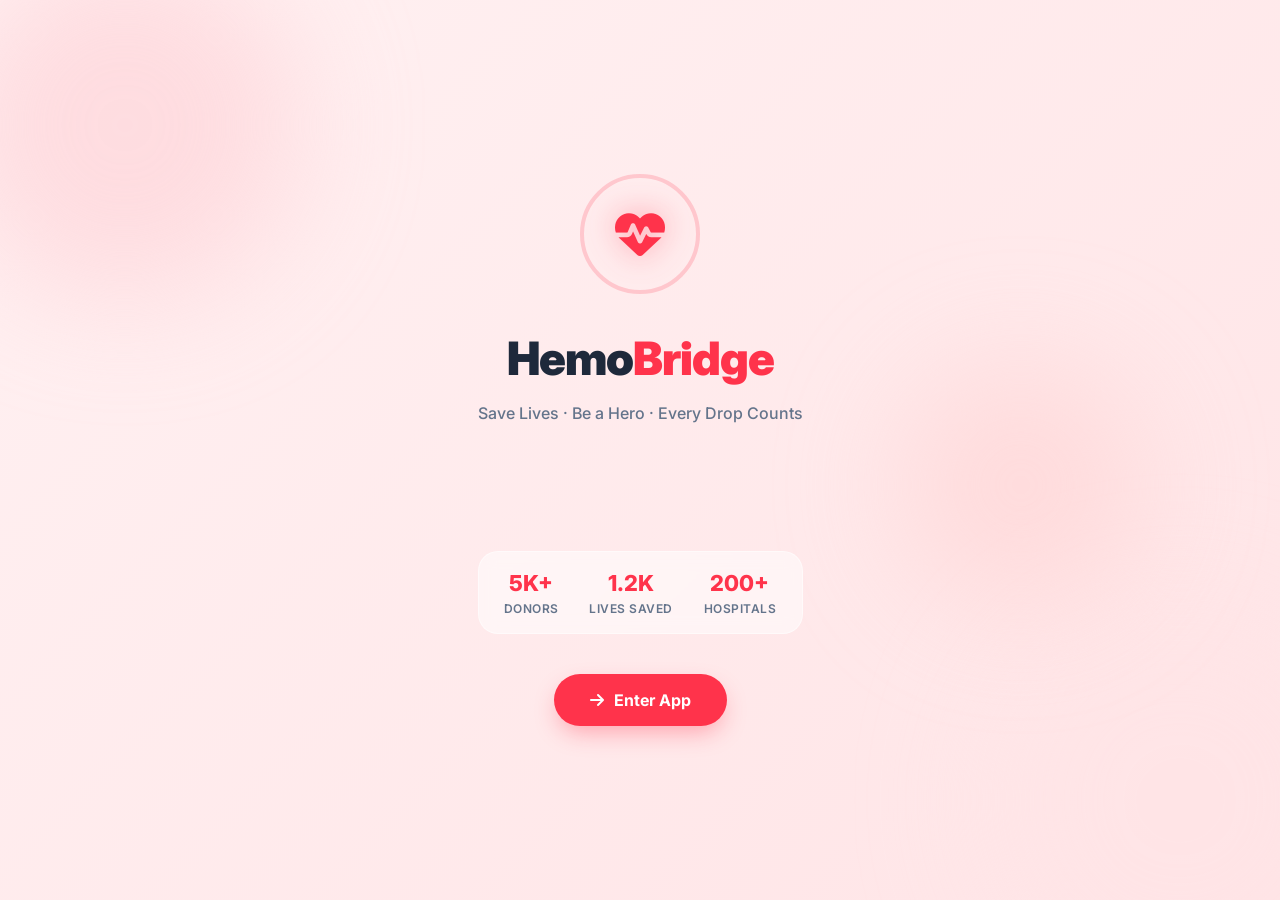
<file: index.html>
<!DOCTYPE html>
<html lang="en">
<head>
  <meta charset="UTF-8" />
  <meta name="viewport" content="width=device-width, initial-scale=1.0" />
  <title>Hemo Bridge – Save Lives, Be a Hero</title>
  <meta name="description" content="Hemo Bridge connects blood donors with patients instantly during emergencies. Find donors, request blood, and save lives." />
  <link rel="preconnect" href="https://fonts.googleapis.com" />
  <link href="https://fonts.googleapis.com/css2?family=Inter:wght@300;400;500;600;700;800;900&display=swap" rel="stylesheet" />
  <link rel="stylesheet" href="https://cdnjs.cloudflare.com/ajax/libs/font-awesome/6.5.1/css/all.min.css" />
  <link rel="stylesheet" href="style.css" />
</head>
<body>

  <!-- PARTICLES -->
  <canvas id="particleCanvas"></canvas>

  <!-- ===== SPLASH SCREEN ===== -->
  <section class="splash-screen" id="splash">
    <div class="splash-orb orb1"></div>
    <div class="splash-orb orb2"></div>
    <div class="splash-orb orb3"></div>
    <div class="splash-content">
      <div class="splash-logo">
        <div class="logo-ring"></div>
        <i class="fa-solid fa-heart-pulse logo-icon"></i>
      </div>
      <h1 class="splash-title">Hemo<span>Bridge</span></h1>
      <p class="splash-tagline">Save Lives · Be a Hero · Every Drop Counts</p>
      <div class="heartbeat-wrap">
        <svg viewBox="0 0 400 80" preserveAspectRatio="none">
          <polyline id="ecgLine" points="0,40 50,40 80,10 110,70 140,20 170,40 400,40" />
        </svg>
      </div>
      <div class="splash-stats">
        <div class="sp-stat"><span>5K+</span><p>Donors</p></div>
        <div class="sp-stat"><span>1.2K</span><p>Lives Saved</p></div>
        <div class="sp-stat"><span>200+</span><p>Hospitals</p></div>
      </div>
      <button class="splash-btn" id="enterBtn" onclick="openDashboard()">
        <i class="fa-solid fa-arrow-right"></i> Enter App
      </button>
    </div>
  </section>

    <!-- ===== LOGIN PAGE ===== -->
  <section class="login-page" id="loginPage">
    <div class="login-card">

      <div class="login-logo">
        <i class="fa-solid fa-heart-pulse"></i>
      </div>

      <h1 id="loginWelcomeTitle">Welcome to HemoBridge</h1>

      <p id="loginWelcomeDesc">Save Lives · Be a Hero</p>

      <!-- Tabs for Login / Register -->
      <div class="login-tabs">
        <button class="login-tab-btn active" onclick="switchLoginTab('login')">Login</button>
        <button class="login-tab-btn" onclick="switchLoginTab('register')">Register</button>
      </div>

      <!-- Login Form Panel -->
      <div id="loginTabContent" class="tab-content active-tab-content">
        <input type="tel"
          id="loginPhone"
          placeholder="Enter Phone Number">

        <input type="password"
          id="loginPassword"
          placeholder="Enter Password">

        <button onclick="loginUser()">
          Login
        </button>
      </div>

      <!-- Register Form Panel -->
      <div id="registerTabContent" class="tab-content">
        <div class="register-scroll-container">
          <input type="text"
            id="regFullName"
            placeholder="Full Name (as in Aadhaar ID)">

          <input type="tel"
            id="regPhone"
            placeholder="Phone Number">
          
          <div class="reg-row">
            <input type="number"
              id="regAge"
              placeholder="Age"
              min="18"
              max="65">
            <select id="regGender">
              <option value="">Gender</option>
              <option value="Male">Male</option>
              <option value="Female">Female</option>
              <option value="Other">Other</option>
            </select>
          </div>

          <div class="reg-row">
            <select id="regBloodGroup">
              <option value="">Blood Group</option>
              <option>A+</option><option>A-</option>
              <option>B+</option><option>B-</option>
              <option>AB+</option><option>AB-</option>
              <option>O+</option><option>O-</option>
            </select>
            <input type="number"
              id="regWeight"
              placeholder="Weight (kg)">
          </div>

          <div class="reg-select-group">
            <label for="regLastDonation">Donated in last 3 months?</label>
            <select id="regLastDonation">
              <option value="no">No</option>
              <option value="yes">Yes</option>
            </select>
          </div>

          <input type="password"
            id="regPassword"
            placeholder="Create Password">
        </div>

        <button onclick="registerUser()">
          Register
        </button>
      </div>

    </div>
  </section>

  <!-- ===== MAIN APP ===== -->
  <div class="main-container" id="mainApp">

    <!-- TOP BAR -->
    <header class="top-bar">
      <div class="top-logo"><i class="fa-solid fa-heart-pulse"></i> HemoBridge</div>
      <div class="top-actions">
        <div class="notif-bell" id="notifBell" onclick="toggleNotifPanel()">
          <i class="fa-solid fa-bell"></i>
          <span class="notif-dot" id="notifDot"></span>
        </div>
        <div class="top-avatar" id="topAvatar" onclick="toggleAvatarDropdown()">AK</div>
      </div>
    </header>

    <!-- NOTIFICATION PANEL -->
    <div class="notif-panel" id="notifPanel">
      <div class="notif-header"><h3>Notifications</h3><button onclick="clearNotifs()">Clear All</button></div>
      <div class="notif-list" id="notifList">
        <div class="notif-item urgent"><i class="fa-solid fa-droplet"></i><div><strong>URGENT:</strong> O- needed at Apollo Hospital<span>2 min ago</span></div></div>
        <div class="notif-item"><i class="fa-solid fa-check-circle"></i><div>Your donation request was accepted<span>1 hr ago</span></div></div>
        <div class="notif-item"><i class="fa-solid fa-user-plus"></i><div>New donor registered near you<span>3 hr ago</span></div></div>
      </div>
    </div>

    <!-- USER ACTIONS DROPDOWN -->
    <div class="avatar-dropdown" id="avatarDropdown">
      <div class="dropdown-header">
        <div class="dropdown-avatar" id="dropdownAvatar">AK</div>
        <div class="dropdown-user-info">
          <h4 id="dropdownName">Akshay Kumar</h4>
          <span class="dropdown-role" id="dropdownRole">Regular Blood Donor ❤️</span>
        </div>
      </div>
      <div class="dropdown-divider"></div>
      <div class="dropdown-body">
        <div class="dropdown-item">
          <i class="fa-solid fa-language"></i>
          <span id="lblLanguage">Select Language</span>
          <select id="langSelect" onchange="changeLanguage(this.value)">
            <option value="en">English</option>
            <option value="hi">हिन्दी (Hindi)</option>
            <option value="te">తెలుగు (Telugu)</option>
          </select>
        </div>
      </div>
      <div class="dropdown-divider"></div>
      <div class="dropdown-footer">
        <button class="btn-logout" onclick="logoutUser()">
          <i class="fa-solid fa-right-from-bracket"></i> <span id="lblLogout">Logout</span>
        </button>
      </div>
    </div>

    <!-- ===== HOME PAGE ===== -->
    <section class="page active-page" id="homePage">

      <!-- HERO -->
      <section class="hero">
        <div class="hero-particles"></div>
        <div class="hero-left">
          <div class="hero-badge"><i class="fa-solid fa-circle-dot pulse-dot"></i> Live Matching Active</div>
          <h1>Every Drop<br><span class="gradient-text">Saves a Life</span></h1>
          <p>Connecting blood donors and patients instantly during emergencies. Join India's fastest blood network.</p>
          <div class="hero-buttons">
            <button class="btn-primary" onclick="showPage('donorPage', document.querySelectorAll('.nav-item')[1])">
              <i class="fa-solid fa-droplet"></i> Register as Donor
            </button>
            <button class="btn-outline" onclick="showPage('requestPage', document.querySelectorAll('.nav-item')[2])">
              <i class="fa-solid fa-hospital"></i> Request Blood
            </button>
          </div>
        </div>
        <div class="hero-right">
          <div class="hero-card glass">
            <div class="blood-type-ring">
              <svg viewBox="0 0 120 120">
                <circle cx="60" cy="60" r="50" class="ring-bg"/>
                <circle cx="60" cy="60" r="50" class="ring-fill" id="ringFill"/>
              </svg>
              <div class="ring-center"><span id="ringType">O+</span><small>Universal</small></div>
            </div>
            <p class="card-label">Most Needed Right Now</p>
            <div class="blood-types-mini">
              <span class="bt active" data-type="O+" onclick="setBloodType(this,'O+','Universal Donor')">O+</span>
              <span class="bt" data-type="A+" onclick="setBloodType(this,'A+','Common Type')">A+</span>
              <span class="bt" data-type="B+" onclick="setBloodType(this,'B+','Common Type')">B+</span>
              <span class="bt danger" data-type="O-" onclick="setBloodType(this,'O-','Rarest Type')">O-</span>
              <span class="bt" data-type="AB+" onclick="setBloodType(this,'AB+','Universal Recipient')">AB+</span>
              <span class="bt" data-type="B-" onclick="setBloodType(this,'B-','Rare Type')">B-</span>
            </div>
          </div>
        </div>
      </section>

      <!-- STATS -->
      <section class="stats-grid">
        <div class="stat-card" data-delay="0">
          <div class="stat-icon"><i class="fa-solid fa-users"></i></div>
          <h2 class="counter" data-target="5000">0</h2>
          <p>Total Donors</p>
          <div class="stat-bar"><div class="stat-fill" style="width:85%"></div></div>
        </div>
        <div class="stat-card" data-delay="100">
          <div class="stat-icon"><i class="fa-solid fa-heart"></i></div>
          <h2 class="counter" data-target="1200">0</h2>
          <p>Lives Saved</p>
          <div class="stat-bar"><div class="stat-fill" style="width:65%"></div></div>
        </div>
        <div class="stat-card" data-delay="200">
          <div class="stat-icon"><i class="fa-solid fa-hospital"></i></div>
          <h2 class="counter" data-target="200">0</h2>
          <p>Partner Hospitals</p>
          <div class="stat-bar"><div class="stat-fill" style="width:40%"></div></div>
        </div>
        <div class="stat-card" data-delay="300">
          <div class="stat-icon"><i class="fa-solid fa-bolt"></i></div>
          <h2 class="counter" data-target="450">0</h2>
          <p>Emergency Requests</p>
          <div class="stat-bar"><div class="stat-fill" style="width:50%"></div></div>
        </div>
      </section>

      <!-- BLOOD AVAILABILITY CHART -->
      <section class="section-block">
        <div class="section-header">
          <h2><i class="fa-solid fa-chart-bar"></i> Blood Stock Levels</h2>
          <span class="live-badge"><i class="fa-solid fa-circle"></i> Live</span>
        </div>
        <div class="blood-chart">
          <div class="chart-bars" id="chartBars"></div>
          <div class="chart-labels" id="chartLabels"></div>
        </div>
      </section>

      <!-- COMPATIBILITY CHECKER -->
      <section class="section-block">
        <div class="section-header">
          <h2><i class="fa-solid fa-circle-check"></i> Compatibility Checker</h2>
        </div>
        <div class="compat-card glass">
          <div class="compat-selects">
            <div class="compat-field">
              <label>Your Blood Type</label>
              <select id="donorType" onchange="checkCompat()">
                <option>A+</option><option>A-</option><option>B+</option><option>B-</option>
                <option>AB+</option><option>AB-</option><option selected>O+</option><option>O-</option>
              </select>
            </div>
            <div class="compat-arrow"><i class="fa-solid fa-arrow-right-arrow-left"></i></div>
            <div class="compat-field">
              <label>Recipient Blood Type</label>
              <select id="recipientType" onchange="checkCompat()">
                <option>A+</option><option>A-</option><option>B+</option><option>B-</option>
                <option selected>AB+</option><option>AB-</option><option>O+</option><option>O-</option>
              </select>
            </div>
          </div>
          <div class="compat-result" id="compatResult">
            <i class="fa-solid fa-check-circle"></i>
            <span id="compatText">Compatible! O+ can donate to AB+</span>
          </div>
        </div>
      </section>

      <!-- EMERGENCY ALERT -->
      <section class="emergency-section">
        <div class="emergency-card">
          <div class="emer-glow"></div>
          <div class="emer-top">
            <div class="emer-icon"><i class="fa-solid fa-triangle-exclamation"></i></div>
            <div class="emer-badge">URGENT</div>
          </div>
          <h2>O- Blood Required</h2>
          <p><i class="fa-solid fa-location-dot"></i> Apollo Hospital, Hyderabad</p>
          <p class="emer-time"><i class="fa-solid fa-clock"></i> Posted 5 minutes ago · 3 units needed</p>
          <div class="emer-actions">
            <button class="btn-emer" onclick="sendAlert()"><i class="fa-solid fa-bolt"></i> Respond Now</button>
            <button class="btn-emer-outline" onclick="shareAlert()"><i class="fa-solid fa-share-nodes"></i> Share Alert</button>
          </div>
        </div>
      </section>

      <!-- LOCATION TRACKER CONTROL -->
      <section class="section-block">
        <div class="section-header">
          <h2><i class="fa-solid fa-location-crosshairs"></i> Live Location Tracker</h2>
          <span class="live-badge" id="locationLiveBadge"><i class="fa-solid fa-circle"></i> Off</span>
        </div>
        <div class="location-card glass">
          <div class="location-controls">
            <button class="btn-primary" id="trackLocBtn" onclick="toggleLocationTracking()">
              <i class="fa-solid fa-location-arrow"></i> Track My Location
            </button>
            <div class="simulate-group">
              <label for="locSimulate">Simulate Area:</label>
              <select id="locSimulate" onchange="simulateLocationChange(this.value)">
                <option value="">-- Choose Area --</option>
                <option value="madhapur">Madhapur, Hyderabad</option>
                <option value="jubileehills">Jubilee Hills, Hyderabad</option>
                <option value="gachibowli">Gachibowli, Hyderabad</option>
                <option value="secunderabad">Secunderabad, Hyderabad</option>
              </select>
            </div>
          </div>
          <div class="location-details" id="locationDetails">
            <div class="loc-detail-item">
              <span class="label">Coordinates:</span>
              <span class="value" id="locCoords">Not tracked</span>
            </div>
            <div class="loc-detail-item">
              <span class="label">Address:</span>
              <span class="value" id="locAddress">Click 'Track My Location' or select a simulated area</span>
            </div>
          </div>
        </div>
      </section>

      <!-- NEARBY DONORS MAP -->
      <section class="section-block">
        <div class="section-header">
          <h2><i class="fa-solid fa-map-location-dot"></i> Nearby Donors</h2>
          <span class="view-all" onclick="showPage('donorPage', document.querySelectorAll('.nav-item')[1])">View All →</span>
        </div>
        <div class="map-container" id="mapContainer">
          <div class="map-bg"></div>
          <div class="map-pulse" style="left:40%;top:35%"><div class="pulse-ring"></div><div class="map-pin red"><i class="fa-solid fa-droplet"></i></div><div class="map-tooltip">Dhana · O+</div></div>
          <div class="map-pulse" style="left:60%;top:55%"><div class="pulse-ring"></div><div class="map-pin"><i class="fa-solid fa-droplet"></i></div><div class="map-tooltip">Priya · A+</div></div>
          <div class="map-pulse" style="left:25%;top:60%"><div class="pulse-ring"></div><div class="map-pin"><i class="fa-solid fa-droplet"></i></div><div class="map-tooltip">Raj · B+</div></div>
          <div class="map-pulse" style="left:70%;top:30%"><div class="pulse-ring"></div><div class="map-pin danger"><i class="fa-solid fa-droplet"></i></div><div class="map-tooltip">Kiran · O-</div></div>
          <div class="map-center"><i class="fa-solid fa-location-crosshairs"></i><span>You</span></div>
        </div>
      </section>

    </section>

    <!-- ===== DONORS PAGE ===== -->
    <section class="page" id="donorPage">
      <div class="page-header">
        <h1><i class="fa-solid fa-droplet"></i> Donor Registration</h1>
        <p>Join our network of life-savers</p>
      </div>

      <!-- SEARCH BAR -->
      <div class="search-bar">
        <i class="fa-solid fa-search"></i>
        <input type="text" id="donorSearch" placeholder="Search donors by name, blood type, location..." oninput="filterDonors()" />
        <select id="bloodFilter" onchange="filterDonors()">
          <option value="">All Types</option>
          <option>A+</option><option>A-</option><option>B+</option><option>B-</option>
          <option>AB+</option><option>AB-</option><option>O+</option><option>O-</option>
        </select>
      </div>

      <!-- ELIGIBILITY CHECKER -->

      <div class="eligibility-progress">
        <div class="eligibility-progress-fill" id="eligibilityProgress"></div>
      </div>

      <p class="eligibility-step" id="eligibilityStep">
        Complete eligibility questions
      </p>


      <div class="form-card glass">
        <div class="form-title">
          <i class="fa-solid fa-shield-heart"></i>
          Donor Eligibility Checker
        </div>

        <div class="form-grid">

          <div class="input-group">
            <label>Age 18+ ?</label>
            <select id="ageEligible">
              <option value="">Select</option>
              <option value="yes">Yes</option>
              <option value="no">No</option>
            </select>
          </div>

          <div class="input-group">
            <label>Weight Above 50kg ?</label>
            <select id="weightEligible">
              <option value="">Select</option>
              <option value="yes">Yes</option>
              <option value="no">No</option>
            </select>
          </div>

          <div class="input-group">
            <label>Donated Blood In Last 3 Months ?</label>
            <select id="recentDonation">
              <option value="">Select</option>
              <option value="no">No</option>
              <option value="yes">Yes</option>
            </select>
          </div>

        </div>

        <button class="btn-primary full-btn"
                onclick="checkEligibility()">
          Check Eligibility
        </button>

        <p id="eligibilityResult"
          style="margin-top:15px;font-weight:700;">
        </p>
      </div>

      <!-- REGISTER FORM -->
      <div class="form-card glass" id="donorRegisterForm" style="display:none;">
        <div class="form-title"><i class="fa-solid fa-user-plus"></i> Register as Donor</div>
        <div class="form-grid">
          <div class="input-group">
            <label>Full Name</label>
            <input type="text" id="dName" placeholder="Enter your full name" />
          </div>
          <div class="input-group">
            <label>Blood Group</label>
            <select id="dBlood">
              <option value="">Select Blood Group</option>
              <option>A+</option><option>A-</option><option>B+</option><option>B-</option>
              <option>AB+</option><option>AB-</option><option>O+</option><option>O-</option>
            </select>
          </div>
          <div class="input-group">
            <label>Age</label>
            <input type="number" id="dAge" placeholder="Your age" min="18" max="65" />
          </div>
          <div class="input-group">
            <label>Phone Number</label>
            <input type="tel" id="dPhone" placeholder="+91 XXXXX XXXXX" />
          </div>
          <div class="input-group full-width location-input-wrap">
            <label>Location / City</label>
            <div class="input-with-btn">
              <input type="text" id="dLocation" placeholder="Your city or area" />
              <button class="btn-location-autofill" onclick="autofillLocation('dLocation')" title="Autofill current location">
                <i class="fa-solid fa-location-crosshairs"></i>
              </button>
            </div>
          </div>
        </div>
        <button class="btn-primary full-btn" onclick="registerDonor()">
          <i class="fa-solid fa-heart"></i> Register as Donor
        </button>
      </div>

      <!-- DONOR CARDS -->
      <div class="section-header mt-30">
        <h2>Available Donors <span id="donorCount" class="count-badge">4</span></h2>
        <div class="sort-btns">
          <button class="sort-btn active" onclick="sortDonors('distance', this)">Nearest</button>
          <button class="sort-btn" onclick="sortDonors('name', this)">Name</button>
        </div>
      </div>
      <div class="donor-grid" id="donorGrid"></div>
    </section>

    <!-- ===== REQUEST PAGE ===== -->
    <section class="page" id="requestPage">
      <div class="page-header">
        <h1><i class="fa-solid fa-hospital"></i> Request Blood</h1>
        <p>Emergency blood request system</p>
      </div>

      <div class="request-urgency">
        <div class="urgency-btn active" data-level="normal" onclick="setUrgency(this,'normal')"><i class="fa-solid fa-clock"></i> Normal</div>
        <div class="urgency-btn" data-level="urgent" onclick="setUrgency(this,'urgent')"><i class="fa-solid fa-bolt"></i> Urgent</div>
        <div class="urgency-btn" data-level="critical" onclick="setUrgency(this,'critical')"><i class="fa-solid fa-triangle-exclamation"></i> Critical</div>
      </div>

      <div class="form-card glass">
        <div class="form-title"><i class="fa-solid fa-file-medical"></i> Request Form</div>
        <div class="form-grid">
          <div class="input-group">
            <label>Patient Name</label>
            <input type="text" id="rName" placeholder="Patient's full name" />
          </div>
          <div class="input-group">
            <label>Blood Group Needed</label>
            <select id="rBlood">
              <option value="">Select Blood Group</option>
              <option>A+</option><option>A-</option><option>B+</option><option>B-</option>
              <option>AB+</option><option>AB-</option><option>O+</option><option>O-</option>
            </select>
          </div>
          <div class="input-group">
            <label>Units Required</label>
            <input type="number" id="rUnits" placeholder="No. of units" min="1" max="10" />
          </div>
          <div class="input-group">
            <label>Contact Number</label>
            <input type="tel" id="rPhone" placeholder="+91 XXXXX XXXXX" />
          </div>
          <div class="input-group">
            <label>Hospital Name</label>
            <input type="text" id="rHospital" placeholder="Hospital name" />
          </div>
          <div class="input-group location-input-wrap">
            <label>Location</label>
            <div class="input-with-btn">
              <input type="text" id="rLocation" placeholder="Hospital location" />
              <button class="btn-location-autofill" onclick="autofillLocation('rLocation')" title="Autofill current location">
                <i class="fa-solid fa-location-crosshairs"></i>
              </button>
            </div>
          </div>
        </div>
        <button class="btn-primary full-btn" onclick="submitRequest()">
          <i class="fa-solid fa-paper-plane"></i> Send Emergency Request
        </button>
      </div>

      <!-- OTP VERIFICATION -->
      <div class="otp-card glass" id="otpCard">
        <div class="otp-icon"><i class="fa-solid fa-shield-halved"></i></div>
        <h2>OTP Verification</h2>
        <p>Enter the 4-digit code sent to your mobile</p>
        <div class="otp-inputs">
          <input class="otp-input" maxlength="1" oninput="otpNext(this)" />
          <input class="otp-input" maxlength="1" oninput="otpNext(this)" />
          <input class="otp-input" maxlength="1" oninput="otpNext(this)" />
          <input class="otp-input" maxlength="1" oninput="otpNext(this)" />
        </div>
        <button class="btn-primary full-btn" onclick="verifyOTP()">
          <i class="fa-solid fa-lock-open"></i> Verify OTP
        </button>
        <p class="resend-txt">Didn't receive? <a href="#" onclick="resendOTP()">Resend OTP</a></p>
      </div>

      <!-- ACTIVE REQUESTS -->
      <div class="section-header mt-30">
        <h2>Active Requests <span class="count-badge urgent-count">3</span></h2>
      </div>
      <div class="requests-list" id="requestsList"></div>
    </section>

    <!-- ===== DASHBOARD PAGE ===== -->
    <section class="page" id="dashPage">
      <div class="page-header">
        <h1><i class="fa-solid fa-chart-line"></i> Analytics Dashboard</h1>
        <p>Real-time blood bank insights</p>
      </div>

      <div class="dash-grid">
        <div class="dash-card glass">
          <div class="dash-icon red"><i class="fa-solid fa-droplet"></i></div>
          <div class="dash-info"><h3>Blood Units</h3><div class="dash-val">2,847</div><div class="dash-trend up"><i class="fa-solid fa-arrow-trend-up"></i> +12%</div></div>
        </div>
        <div class="dash-card glass">
          <div class="dash-icon green"><i class="fa-solid fa-users"></i></div>
          <div class="dash-info"><h3>Active Donors</h3><div class="dash-val">1,203</div><div class="dash-trend up"><i class="fa-solid fa-arrow-trend-up"></i> +8%</div></div>
        </div>
        <div class="dash-card glass">
          <div class="dash-icon orange"><i class="fa-solid fa-bell"></i></div>
          <div class="dash-info"><h3>Pending Requests</h3><div class="dash-val">47</div><div class="dash-trend down"><i class="fa-solid fa-arrow-trend-down"></i> -3%</div></div>
        </div>
        <div class="dash-card glass">
          <div class="dash-icon purple"><i class="fa-solid fa-heart"></i></div>
          <div class="dash-info"><h3>Successful Matches</h3><div class="dash-val">389</div><div class="dash-trend up"><i class="fa-solid fa-arrow-trend-up"></i> +21%</div></div>
        </div>
      </div>

      <!-- DONUT CHART -->
      <div class="section-block">
        <div class="section-header"><h2><i class="fa-solid fa-chart-pie"></i> Blood Type Distribution</h2></div>
        <div class="donut-section">
          <div class="donut-wrap">
            <svg viewBox="0 0 200 200" id="donutSvg"></svg>
            <div class="donut-center"><span id="donutVal">O+</span><small>Most Common</small></div>
          </div>
          <div class="donut-legend" id="donutLegend"></div>
        </div>
      </div>

      <!-- ACTIVITY FEED -->
      <div class="section-block">
        <div class="section-header"><h2><i class="fa-solid fa-timeline"></i> Live Activity Feed</h2><span class="live-badge"><i class="fa-solid fa-circle"></i> Live</span></div>
        <div class="activity-feed" id="activityFeed"></div>
      </div>
    </section>

    <!-- ===== PROFILE PAGE ===== -->
    <section class="page" id="profilePage">
      <div class="profile-hero">
        <div class="profile-bg-glow"></div>
        <div class="profile-avatar-wrap">
          <div class="profile-avatar">AK</div>
          <div class="profile-badge-ring"><i class="fa-solid fa-droplet"></i></div>
        </div>
        <h2>Akshay Kumar</h2>
        <p class="profile-role">Regular Blood Donor ❤️</p>
        <div class="profile-blood-badge">O+</div>
      </div>

      <div class="profile-stats">
        <div class="p-stat"><i class="fa-solid fa-syringe"></i><h3 class="counter" data-target="10">0</h3><p>Donations</p></div>
        <div class="p-stat"><i class="fa-solid fa-heart"></i><h3 class="counter" data-target="5">0</h3><p>Lives Saved</p></div>
        <div class="p-stat"><i class="fa-solid fa-medal"></i><h3>Gold</h3><p>Rank</p></div>
        <div class="p-stat"><i class="fa-solid fa-star"></i><h3>4.9</h3><p>Rating</p></div>
      </div>

      <!-- PROFILE DETAILS CARD -->
      <div class="section-block">
        <div class="section-header">
          <h2><i class="fa-solid fa-user-check"></i> Profile Details</h2>
          <button class="btn-profile-edit" onclick="openEditProfileModal()"><i class="fa-solid fa-user-pen"></i> Edit</button>
        </div>
        <div class="profile-details-card glass">
          <div class="p-detail-item">
            <span class="label">Full Name</span>
            <span class="value" id="profFullName">-</span>
          </div>
          <div class="p-detail-item">
            <span class="label">Phone Number</span>
            <span class="value" id="profPhone">-</span>
          </div>
          <div class="p-detail-item">
            <span class="label">Age</span>
            <span class="value" id="profAge">-</span>
          </div>
          <div class="p-detail-item">
            <span class="label">Gender</span>
            <span class="value" id="profGender">-</span>
          </div>
          <div class="p-detail-item">
            <span class="label">Blood Group</span>
            <span class="value" id="profBlood">-</span>
          </div>
          <div class="p-detail-item">
            <span class="label">Weight</span>
            <span class="value" id="profWeight">-</span>
          </div>
          <div class="p-detail-item">
            <span class="label">Donated recently?</span>
            <span class="value" id="profLastDonation">-</span>
          </div>
        </div>
      </div>

      <div class="section-block">
        <div class="section-header"><h2><i class="fa-solid fa-calendar-check"></i> Donation History</h2></div>
        <div class="history-list" id="historyList"></div>
      </div>

      <div class="section-block">
        <div class="section-header"><h2><i class="fa-solid fa-trophy"></i> Achievements</h2></div>
        <div class="achievements-grid" id="achievementsGrid"></div>
      </div>

      <div class="section-block">
        <div class="section-header"><h2><i class="fa-solid fa-gear"></i> Settings</h2></div>
        <div class="settings-list">
          <div class="setting-item"><i class="fa-solid fa-bell"></i><span>Push Notifications</span><label class="toggle"><input type="checkbox" checked /><span class="slider"></span></label></div>
          <div class="setting-item"><i class="fa-solid fa-location-dot"></i><span>Location Sharing</span><label class="toggle"><input type="checkbox" checked /><span class="slider"></span></label></div>
          <div class="setting-item"><i class="fa-solid fa-envelope"></i><span>Email Updates</span><label class="toggle"><input type="checkbox" /><span class="slider"></span></label></div>
          <div class="setting-item"><i class="fa-solid fa-shield"></i><span>Privacy Mode</span><label class="toggle"><input type="checkbox" /><span class="slider"></span></label></div>
        </div>
      </div>
    </section>

    <!-- ===== BOTTOM NAV ===== -->
    <nav class="bottom-nav" id="bottomNav">
      <div class="nav-item active-nav" onclick="showPage('homePage', this)">
        <i class="fa-solid fa-house"></i><span>Home</span>
      </div>
      <div class="nav-item" onclick="showPage('donorPage', this)">
        <i class="fa-solid fa-droplet"></i><span>Donors</span>
      </div>
      <div class="nav-item nav-center" onclick="showPage('requestPage', this)">
        <div class="nav-center-btn"><i class="fa-solid fa-hospital"></i></div><span>Request</span>
      </div>
      <div class="nav-item" onclick="showPage('dashPage', this)">
        <i class="fa-solid fa-chart-line"></i><span>Analytics</span>
      </div>
      <div class="nav-item" onclick="showPage('profilePage', this)">
        <i class="fa-solid fa-user"></i><span>Profile</span>
      </div>
    </nav>

  </div>

  <!-- CHATBOT WIDGET -->
  <div class="chatbot-container" id="chatbotContainer">
    <!-- Chat Toggle Button -->
    <button class="chatbot-toggle" id="chatbotToggle" onclick="toggleChatbot()">
      <i class="fa-solid fa-comments"></i>
      <span class="chat-badge" id="chatBadge">1</span>
    </button>

    <!-- Chat Panel -->
    <div class="chat-panel glass" id="chatPanel">
      <div class="chat-header">
        <div class="chat-avatar-status">
          <div class="chat-avatar"><i class="fa-solid fa-heart-pulse"></i></div>
          <div class="chat-status-info">
            <h4>HemoBot</h4>
            <span class="status-indicator"><span class="dot"></span> Online</span>
          </div>
        </div>
        <button class="chat-close-btn" onclick="toggleChatbot()"><i class="fa-solid fa-xmark"></i></button>
      </div>

      <div class="chat-messages" id="chatMessages">
        <div class="chat-msg bot">
          <div class="msg-bubble">
            Hello! I am HemoBot, your virtual blood donation assistant. How can I help you save lives today?
          </div>
          <span class="msg-time">Just now</span>
        </div>
      </div>

      <div class="chat-chips-container">
        <span class="chat-chip" onclick="sendQuickQuery('Who needs blood urgently right now?')">Urgent Needs</span>
        <span class="chat-chip" onclick="sendQuickQuery('Can O- donate to AB+?')">Check Compatibility</span>
        <span class="chat-chip" onclick="sendQuickQuery('Who is the nearest donor to me?')">Find Nearest Donor</span>
      </div>

      <div class="chat-input-area">
        <textarea id="chatInput" placeholder="Type a message..." rows="1" onkeydown="handleChatKey(event)"></textarea>
        <button id="chatSendBtn" onclick="sendMessage()"><i class="fa-solid fa-paper-plane"></i></button>
      </div>
    </div>
  </div>

  <!-- TOAST -->
  <div class="toast" id="toast"></div>

  <!-- MODAL -->
  <div class="modal-overlay" id="modalOverlay" onclick="closeModal()">
    <div class="modal-box" id="modalBox" onclick="event.stopPropagation()">
      <button class="modal-close" onclick="closeModal()"><i class="fa-solid fa-xmark"></i></button>
      <div id="modalContent"></div>
    </div>
  </div>

  <script src="script.js"></script>
</body>
</html>
</file>
<file: style.css>
:root {
    --primary: #ff334b;
    --primary-hover: #e02238;
    --primary-glow: rgba(255, 51, 75, 0.4);
    --secondary: #4f46e5;
    --bg-main: #f8fafc;
    --bg-card: rgba(255, 255, 255, 0.7);
    --text-main: #0f172a;
    --text-muted: #64748b;
    --border: rgba(15, 23, 42, 0.08);
    --glass-bg: rgba(255, 255, 255, 0.65);
    --glass-border: rgba(255, 255, 255, 0.4);
    --glass-shadow: 0 10px 30px -5px rgba(15, 23, 42, 0.05), 0 0 1px 0 rgba(0, 0, 0, 0.1);
    --success: #10b981;
    --warning: #f59e0b;
    --danger: #ef4444;
}

* {
    margin: 0;
    padding: 0;
    box-sizing: border-box;
    font-family: 'Inter', system-ui, -apple-system, sans-serif;
}

body {
    background: var(--bg-main);
    color: var(--text-main);
    min-height: 100vh;
    overflow-x: hidden;
    line-height: 1.5;
}

/* Scrollbar Customization */
::-webkit-scrollbar {
    width: 6px;
    height: 6px;
}
::-webkit-scrollbar-track {
    background: transparent;
}
::-webkit-scrollbar-thumb {
    background: rgba(15, 23, 42, 0.15);
    border-radius: 4px;
}
::-webkit-scrollbar-thumb:hover {
    background: rgba(15, 23, 42, 0.3);
}

/* Glassmorphism Utility */
.glass {
    background: var(--glass-bg);
    backdrop-filter: blur(16px);
    -webkit-backdrop-filter: blur(16px);
    border: 1px solid var(--glass-border);
    box-shadow: var(--glass-shadow);
}

/* Particles Canvas */
#particleCanvas {
    position: fixed;
    top: 0;
    left: 0;
    width: 100vw;
    height: 100vh;
    pointer-events: none;
    z-index: 0;
}

/* ===== SPLASH SCREEN ===== */
.splash-screen {
    height: 100vh;
    background: linear-gradient(135deg, #fff1f2, #ffe4e6);
    display: flex;
    justify-content: center;
    align-items: center;
    position: fixed;
    top: 0;
    left: 0;
    width: 100vw;
    z-index: 9999;
    overflow: hidden;
    transition: opacity 0.8s cubic-bezier(0.4, 0, 0.2, 1), visibility 0.8s;
}

.splash-orb {
    position: absolute;
    border-radius: 50%;
    filter: blur(60px);
    opacity: 0.55;
    z-index: 1;
}

.orb1 {
    width: 350px;
    height: 350px;
    background: #fecdd3;
    top: -50px;
    left: -50px;
    animation: float-orb-1 12s infinite alternate ease-in-out;
}

.orb2 {
    width: 400px;
    height: 400px;
    background: #ffe4e6;
    bottom: -100px;
    right: -100px;
    animation: float-orb-2 15s infinite alternate ease-in-out;
}

.orb3 {
    width: 250px;
    height: 250px;
    background: #ffd1d1;
    top: 40%;
    left: 70%;
    animation: float-orb-3 10s infinite alternate ease-in-out;
}

.splash-content {
    text-align: center;
    z-index: 2;
    max-width: 500px;
    padding: 20px;
}

.splash-logo {
    position: relative;
    width: 120px;
    height: 120px;
    margin: 0 auto 30px auto;
    display: flex;
    justify-content: center;
    align-items: center;
}

.logo-ring {
    position: absolute;
    width: 100%;
    height: 100%;
    border: 4px solid var(--primary);
    border-radius: 50%;
    opacity: 0.2;
    animation: logo-ring-grow 2.5s infinite ease-out;
}

.logo-icon {
    font-size: 50px;
    color: var(--primary);
    filter: drop-shadow(0 0 15px var(--primary-glow));
    animation: heartbeat-pulse 1.2s infinite cubic-bezier(0.215, 0.61, 0.355, 1);
}

.splash-title {
    font-size: 46px;
    font-weight: 900;
    letter-spacing: -1px;
    color: #1e293b;
    margin-bottom: 8px;
    opacity: 0;
    transform: translateY(20px);
    animation: slide-up-fade 0.8s 0.3s forwards cubic-bezier(0.16, 1, 0.3, 1);
}

.splash-title span {
    color: var(--primary);
}

.splash-tagline {
    font-size: 16px;
    color: var(--text-muted);
    font-weight: 500;
    margin-bottom: 25px;
    opacity: 0;
    transform: translateY(20px);
    animation: slide-up-fade 0.8s 0.5s forwards cubic-bezier(0.16, 1, 0.3, 1);
}

.heartbeat-wrap {
    width: 280px;
    margin: 0 auto 35px auto;
    opacity: 0;
    animation: fadeIn 1s 0.7s forwards;
}

.heartbeat-wrap svg {
    width: 100%;
    height: 60px;
}

#ecgLine {
    fill: none;
    stroke: var(--primary);
    stroke-width: 3.5;
    stroke-linecap: round;
    stroke-linejoin: round;
    stroke-dasharray: 600;
    stroke-dashoffset: 600;
    animation: ecg-draw 3s infinite linear;
}

.splash-stats {
    display: flex;
    justify-content: space-around;
    background: rgba(255, 255, 255, 0.5);
    backdrop-filter: blur(8px);
    border: 1px solid rgba(255, 255, 255, 0.5);
    border-radius: 20px;
    padding: 15px 10px;
    margin-bottom: 40px;
    opacity: 0;
    transform: translateY(20px);
    animation: slide-up-fade 0.8s 0.8s forwards cubic-bezier(0.16, 1, 0.3, 1);
}

.sp-stat span {
    display: block;
    font-size: 22px;
    font-weight: 800;
    color: var(--primary);
}

.sp-stat p {
    font-size: 12px;
    color: var(--text-muted);
    font-weight: 600;
    text-transform: uppercase;
    letter-spacing: 0.5px;
}

.splash-btn {
    padding: 16px 36px;
    background: var(--primary);
    color: white;
    border: none;
    border-radius: 50px;
    font-size: 16px;
    font-weight: 700;
    cursor: pointer;
    box-shadow: 0 10px 25px -5px var(--primary-glow);
    display: inline-flex;
    align-items: center;
    gap: 10px;
    transition: all 0.3s cubic-bezier(0.16, 1, 0.3, 1);
    opacity: 0;
    transform: translateY(20px);
    animation: slide-up-fade 0.8s 1s forwards cubic-bezier(0.16, 1, 0.3, 1);
}

.splash-btn:hover {
    background: var(--primary-hover);
    transform: translateY(-2px) scale(1.02);
    box-shadow: 0 12px 30px -3px var(--primary-glow);
}

.splash-btn i {
    transition: transform 0.3s;
}

.splash-btn:hover i {
    transform: translateX(4px);
}

/* Animations Keyframes */
@keyframes float-orb-1 {
    0% { transform: translate(0, 0) scale(1); }
    100% { transform: translate(50px, 40px) scale(1.1); }
}
@keyframes float-orb-2 {
    0% { transform: translate(0, 0) scale(1); }
    100% { transform: translate(-60px, -30px) scale(1.05); }
}
@keyframes float-orb-3 {
    0% { transform: translate(0, 0) scale(1); }
    100% { transform: translate(-30px, 50px) scale(1.15); }
}
@keyframes logo-ring-grow {
    0% { transform: scale(0.85); opacity: 0.5; }
    100% { transform: scale(1.4); opacity: 0; }
}
@keyframes heartbeat-pulse {
    0% { transform: scale(1); }
    14% { transform: scale(1.15); }
    28% { transform: scale(1.03); }
    42% { transform: scale(1.18); }
    70% { transform: scale(1); }
}
@keyframes ecg-draw {
    0% { stroke-dashoffset: 600; }
    40% { stroke-dashoffset: 0; }
    100% { stroke-dashoffset: -600; }
}
@keyframes slide-up-fade {
    to { opacity: 1; transform: translateY(0); }
}
@keyframes fadeIn {
    to { opacity: 1; }
}

/* ===== MAIN APP CONTAINERS ===== */
.main-container {
    display: none;
    max-width: 900px;
    margin: 0 auto;
    padding: 85px 20px 120px 20px;
    position: relative;
    z-index: 1;
}

/* TOP BAR */
.top-bar {
    position: fixed;
    top: 0;
    left: 0;
    width: 100vw;
    background: rgba(248, 250, 252, 0.8);
    backdrop-filter: blur(15px);
    -webkit-backdrop-filter: blur(15px);
    border-bottom: 1px solid var(--border);
    height: 70px;
    display: flex;
    justify-content: space-between;
    align-items: center;
    padding: 0 25px;
    z-index: 999;
}

.top-logo {
    font-size: 22px;
    font-weight: 800;
    color: #1e293b;
    display: flex;
    align-items: center;
    gap: 8px;
}

.top-logo i {
    color: var(--primary);
    animation: heartbeat-pulse 1.8s infinite ease-in-out;
}

.top-actions {
    display: flex;
    align-items: center;
    gap: 15px;
}

.notif-bell {
    position: relative;
    width: 40px;
    height: 40px;
    background: white;
    border: 1px solid var(--border);
    border-radius: 50%;
    display: flex;
    justify-content: center;
    align-items: center;
    cursor: pointer;
    color: var(--text-muted);
    transition: all 0.3s ease;
}

.notif-bell:hover {
    color: var(--primary);
    border-color: rgba(255, 51, 75, 0.2);
    box-shadow: 0 4px 12px rgba(255, 51, 75, 0.08);
}

.notif-dot {
    position: absolute;
    top: 10px;
    right: 10px;
    width: 9px;
    height: 9px;
    background: var(--primary);
    border-radius: 50%;
    border: 2px solid white;
}

.notif-dot::after {
    content: '';
    position: absolute;
    top: -2px;
    left: -2px;
    right: -2px;
    bottom: -2px;
    border: 2px solid var(--primary);
    border-radius: 50%;
    opacity: 0.8;
    animation: logo-ring-grow 1.8s infinite ease-out;
}

.top-avatar {
    width: 40px;
    height: 40px;
    background: linear-gradient(135deg, var(--primary), #fda4af);
    color: white;
    border-radius: 50%;
    display: flex;
    justify-content: center;
    align-items: center;
    font-weight: 700;
    font-size: 14px;
    cursor: pointer;
    box-shadow: 0 4px 12px rgba(255, 51, 75, 0.15);
    transition: transform 0.3s;
}

.top-avatar:hover {
    transform: scale(1.05);
}

/* NOTIFICATION PANEL */
.notif-panel {
    display: none;
    position: fixed;
    top: 75px;
    right: 25px;
    width: 320px;
    max-height: 400px;
    background: white;
    border-radius: 20px;
    box-shadow: 0 10px 30px rgba(0, 0, 0, 0.08);
    border: 1px solid var(--border);
    overflow: hidden;
    z-index: 1000;
    animation: panel-slide-down 0.4s cubic-bezier(0.16, 1, 0.3, 1) forwards;
}

/* USER ACTIONS DROPDOWN */
.avatar-dropdown {
    display: none;
    position: fixed;
    top: 75px;
    right: 25px;
    width: 280px;
    background: white;
    border-radius: 20px;
    box-shadow: 0 10px 30px rgba(0, 0, 0, 0.08);
    border: 1px solid var(--border);
    overflow: hidden;
    z-index: 1000;
    animation: panel-slide-down 0.4s cubic-bezier(0.16, 1, 0.3, 1) forwards;
    padding: 15px;
    flex-direction: column;
}

.dropdown-header {
    display: flex;
    align-items: center;
    gap: 12px;
    padding: 5px 5px 12px 5px;
}

.dropdown-avatar {
    width: 44px;
    height: 44px;
    background: linear-gradient(135deg, var(--primary), #fda4af);
    color: white;
    border-radius: 50%;
    display: flex;
    justify-content: center;
    align-items: center;
    font-weight: 700;
    font-size: 15px;
    box-shadow: 0 4px 10px rgba(255, 51, 75, 0.15);
}

.dropdown-user-info {
    display: flex;
    flex-direction: column;
    text-align: left;
}

.dropdown-user-info h4 {
    font-size: 14px;
    font-weight: 800;
    color: var(--text-main);
    margin: 0;
}

.dropdown-user-info span {
    font-size: 11px;
    color: var(--text-muted);
    font-weight: 600;
    margin-top: 2px;
}

.dropdown-divider {
    height: 1px;
    background: var(--border);
    margin: 8px -15px;
}

.dropdown-body {
    padding: 10px 5px;
}

.dropdown-item {
    display: flex;
    align-items: center;
    gap: 10px;
    font-size: 13px;
    font-weight: 600;
    color: var(--text-main);
    justify-content: space-between;
}

.dropdown-item span {
    flex: 1;
    text-align: left;
}

.dropdown-item i {
    font-size: 16px;
    color: var(--text-muted);
    width: 20px;
    text-align: left;
}

.dropdown-item select {
    flex: 1;
    max-width: 140px;
    padding: 6px 10px;
    border-radius: 8px;
    border: 1px solid var(--border);
    font-size: 12px;
    font-weight: 600;
    background: #f8fafc;
    cursor: pointer;
    outline: none;
    color: var(--text-main);
}

.dropdown-footer {
    padding: 10px 5px 5px 5px;
}

.btn-logout {
    width: 100%;
    padding: 10px;
    border: none;
    background: #fef2f2;
    color: #ef4444;
    border-radius: 10px;
    font-size: 13px;
    font-weight: 700;
    cursor: pointer;
    display: flex;
    justify-content: center;
    align-items: center;
    gap: 8px;
    transition: all 0.2s;
}

.btn-logout:hover {
    background: #fee2e2;
    color: #dc2626;
}

@keyframes panel-slide-down {
    from { opacity: 0; transform: translateY(-10px) scale(0.95); }
    to { opacity: 1; transform: translateY(0) scale(1); }
}

.notif-header {
    padding: 16px 20px;
    border-bottom: 1px solid var(--border);
    display: flex;
    justify-content: space-between;
    align-items: center;
}

.notif-header h3 {
    font-size: 15px;
    font-weight: 700;
}

.notif-header button {
    background: none;
    border: none;
    color: var(--primary);
    font-size: 12px;
    font-weight: 600;
    cursor: pointer;
}

.notif-list {
    overflow-y: auto;
    max-height: 330px;
}

.notif-item {
    display: flex;
    gap: 12px;
    padding: 15px 20px;
    border-bottom: 1px solid rgba(15, 23, 42, 0.04);
    transition: background 0.3s;
    font-size: 13px;
}

.notif-item:hover {
    background: #fafafa;
}

.notif-item i {
    color: var(--success);
    font-size: 16px;
    margin-top: 2px;
}

.notif-item.urgent i {
    color: var(--primary);
    animation: heartbeat-pulse 1.5s infinite;
}

.notif-item div {
    display: flex;
    flex-direction: column;
    color: #334155;
}

.notif-item span {
    font-size: 10px;
    color: var(--text-muted);
    margin-top: 4px;
}

/* PAGES SYSTEM */
.page {
    display: none;
    opacity: 0;
    transform: translateY(15px);
    transition: opacity 0.5s cubic-bezier(0.16, 1, 0.3, 1), transform 0.5s cubic-bezier(0.16, 1, 0.3, 1);
}

.page.active-page {
    display: block;
    opacity: 1;
    transform: translateY(0);
}

.page-header {
    margin-bottom: 30px;
}

.page-header h1 {
    font-size: 28px;
    font-weight: 800;
    color: #1e293b;
    display: flex;
    align-items: center;
    gap: 10px;
}

.page-header h1 i {
    color: var(--primary);
}

.page-header p {
    color: var(--text-muted);
    font-size: 15px;
    margin-top: 4px;
}

/* SECTION BLOCKS */
.section-block {
    margin-top: 40px;
}

.section-header {
    display: flex;
    justify-content: space-between;
    align-items: center;
    margin-bottom: 20px;
}

.section-header h2 {
    font-size: 18px;
    font-weight: 700;
    color: #1e293b;
    display: flex;
    align-items: center;
    gap: 8px;
}

.section-header h2 i {
    color: var(--primary);
}

.live-badge {
    padding: 4px 10px 4px 8px;
    background: #fee2e2;
    color: var(--primary);
    border-radius: 20px;
    font-size: 11px;
    font-weight: 700;
    text-transform: uppercase;
    letter-spacing: 0.5px;
    display: inline-flex;
    align-items: center;
    gap: 5px;
}

.live-badge i {
    font-size: 7px;
    animation: heartbeat-pulse 1s infinite alternate;
}

.view-all {
    font-size: 13px;
    font-weight: 600;
    color: var(--primary);
    cursor: pointer;
    transition: transform 0.2s;
}

.view-all:hover {
    transform: translateX(3px);
}

/* ===== HOME PAGE ELEMENTS ===== */

/* HERO */
.hero {
    background: linear-gradient(135deg, #ffebee, #ffe4e6);
    border: 1px solid rgba(255, 51, 75, 0.08);
    border-radius: 28px;
    padding: 40px;
    display: grid;
    gap: 30px;
    align-items: center;
    position: relative;
    overflow: hidden;
}

@media(max-width: 768px) {
    .hero {
        grid-template-columns: 1fr;
        padding: 30px;
    }
}

.hero-badge {
    background: rgba(255, 51, 75, 0.08);
    border: 1px solid rgba(255, 51, 75, 0.15);
    color: var(--primary);
    padding: 6px 12px;
    border-radius: 20px;
    font-size: 12px;
    font-weight: 700;
    display: inline-flex;
    align-items: center;
    gap: 6px;
    margin-bottom: 20px;
}

.pulse-dot {
    font-size: 7px;
    color: var(--primary);
    animation: heartbeat-pulse 1s infinite alternate;
}

.hero-left h1 {
    font-size: 40px;
    font-weight: 900;
    line-height: 1.15;
    letter-spacing: -1px;
    color: #1f2937;
}

.gradient-text {
    background: linear-gradient(to right, var(--primary), #f43f5e);
    -webkit-background-clip: text;
    -webkit-text-fill-color: transparent;
}

.hero-left p {
    color: var(--text-muted);
    font-size: 15px;
    margin-top: 15px;
    line-height: 1.6;
    max-width: 420px;
}

.hero-buttons {
    margin-top: 30px;
    display: flex;
    gap: 15px;
    flex-wrap: wrap;
}

.btn-primary, .btn-outline {
    padding: 13px 25px;
    border-radius: 50px;
    font-size: 14px;
    font-weight: 700;
    cursor: pointer;
    display: inline-flex;
    align-items: center;
    gap: 8px;
    transition: all 0.3s cubic-bezier(0.16, 1, 0.3, 1);
}

.btn-primary {
    background: var(--primary);
    color: white;
    border: none;
    box-shadow: 0 4px 15px rgba(255, 51, 75, 0.2);
}

.btn-primary:hover {
    background: var(--primary-hover);
    transform: translateY(-2px);
    box-shadow: 0 6px 20px rgba(255, 51, 75, 0.3);
}

.btn-outline {
    background: transparent;
    color: var(--text-main);
    border: 1.5px solid var(--border);
}

.btn-outline:hover {
    background: rgba(15, 23, 42, 0.03);
    border-color: var(--text-main);
    transform: translateY(-2px);
}

/* HERO CARD (BLOOD RING) */
.hero-card.glass {
    padding: 50px;
    border-radius: 24px;
    text-align: center;
}

.blood-type-ring {
    position: relative;
    width: 140px;
    height: 140px;
    margin: 0 auto 20px auto;
}

.blood-type-ring svg {
    transform: rotate(-90deg);
    width: 100%;
    height: 100%;
}

.ring-bg {
    fill: none;
    stroke: rgba(15, 23, 42, 0.05);
    stroke-width: 8;
}

.ring-fill {
    fill: none;
    stroke: var(--primary);
    stroke-width: 8;
    stroke-linecap: round;
    stroke-dasharray: 314;
    stroke-dashoffset: 314; /* JS animates this */
    transition: stroke-dashoffset 1s cubic-bezier(0.4, 0, 0.2, 1);
}

.ring-center {
    position: absolute;
    top: 50%;
    left: 50%;
    transform: translate(-50%, -50%);
    display: flex;
    flex-direction: column;
    align-items: center;
}

.ring-center span {
    font-size: 34px;
    font-weight: 800;
    color: #1f2937;
    line-height: 1;
}

.ring-center small {
    font-size: 11px;
    color: var(--text-muted);
    font-weight: 600;
    margin-top: 4px;
}

.card-label {
    font-size: 13px;
    font-weight: 700;
    color: #334155;
    margin-bottom: 15px;
}

.blood-types-mini {
    display: grid;
    grid-template-columns: repeat(3, 1fr);
    gap: 8px;
}

.bt {
    padding: 6px;
    background: white;
    border: 1px solid var(--border);
    border-radius: 10px;
    font-size: 12px;
    font-weight: 700;
    color: #475569;
    cursor: pointer;
    transition: all 0.2s;
}

.bt:hover {
    border-color: var(--primary);
    color: var(--primary);
}

.bt.active {
    background: var(--primary);
    color: white;
    border-color: var(--primary);
    box-shadow: 0 4px 10px rgba(255, 51, 75, 0.25);
}

.bt.danger {
    border-color: rgba(239, 68, 68, 0.3);
}

/* STATS GRID */
.stats-grid {
    display: grid;
    grid-template-columns: repeat(auto-fit, minmax(180px, 1fr));
    gap: 20px;
    margin-top: 30px;
}

.stat-card {
    background: white;
    border: 1px solid var(--border);
    border-radius: 20px;
    padding: 25px 20px;
    text-align: center;
    box-shadow: 0 4px 6px -1px rgba(0,0,0,0.01);
    transition: transform 0.3s, box-shadow 0.3s;
    overflow: hidden;
}

.stat-card:hover {
    transform: translateY(-5px);
    box-shadow: 0 10px 25px -5px rgba(15, 23, 42, 0.05);
}

.stat-icon {
    width: 45px;
    height: 45px;
    background: #ffebee;
    color: var(--primary);
    border-radius: 12px;
    display: flex;
    justify-content: center;
    align-items: center;
    margin: 0 auto 15px auto;
    font-size: 18px;
}

.stat-card h2 {
    font-size: 32px;
    font-weight: 800;
    color: #1e293b;
    line-height: 1;
}

.stat-card p {
    font-size: 13px;
    color: var(--text-muted);
    font-weight: 500;
    margin: 8px 0 15px 0;
}

.stat-bar {
    width: 100%;
    height: 6px;
    background: #f1f5f9;
    border-radius: 10px;
    overflow: hidden;
}

.stat-fill {
    height: 100%;
    background: var(--primary);
    border-radius: 10px;
    width: 0%; /* Animate on load */
    transition: width 1.5s cubic-bezier(0.16, 1, 0.3, 1);
}

/* BLOOD STOCK CHART */
.blood-chart {
    background: white;
    border: 1px solid var(--border);
    border-radius: 24px;
    padding: 30px;
}

.chart-bars {
    display: flex;
    justify-content: space-around;
    align-items: flex-end;
    height: 200px;
    border-bottom: 2px solid #f1f5f9;
    padding-bottom: 10px;
    gap: 10px;
}

.chart-bar-container {
    display: flex;
    flex-direction: column;
    align-items: center;
    flex: 1;
    height: 100%;
    justify-content: flex-end;
}

.chart-bar-label {
    font-size: 11px;
    font-weight: 700;
    color: var(--text-muted);
    margin-bottom: 6px;
}

.chart-bar-fill {
    width: 32px;
    background: linear-gradient(to top, var(--primary), #fda4af);
    border-radius: 8px 8px 0 0;
    height: 0;
    transition: height 1s cubic-bezier(0.16, 1, 0.3, 1);
    position: relative;
    cursor: pointer;
}

.chart-bar-fill:hover {
    filter: brightness(0.95);
}

.chart-bar-fill::after {
    content: attr(data-value) '%';
    position: absolute;
    top: -25px;
    left: 50%;
    transform: translateX(-50%);
    background: #1f2937;
    color: white;
    padding: 2px 6px;
    border-radius: 4px;
    font-size: 10px;
    font-weight: 600;
    opacity: 0;
    transition: opacity 0.2s;
    pointer-events: none;
}

.chart-bar-fill:hover::after {
    opacity: 1;
}

.chart-labels {
    display: flex;
    justify-content: space-around;
    margin-top: 10px;
}

.chart-labels span {
    font-size: 13px;
    font-weight: 700;
    color: #475569;
    flex: 1;
    text-align: center;
}

/* COMPATIBILITY CHECKER */
.compat-card.glass {
    padding: 30px;
    border-radius: 24px;
}

.compat-selects {
    display: flex;
    justify-content: space-between;
    align-items: center;
    gap: 20px;
    margin-bottom: 25px;
}

@media(max-width: 500px) {
    .compat-selects {
        flex-direction: column;
        gap: 15px;
    }
}

.compat-field {
    flex: 1;
    display: flex;
    flex-direction: column;
    gap: 8px;
    width: 100%;
}

.compat-field label {
    font-size: 12px;
    font-weight: 700;
    color: var(--text-muted);
    text-transform: uppercase;
}

.compat-field select {
    padding: 14px 20px;
    border-radius: 12px;
    border: 1px solid var(--border);
    font-size: 15px;
    font-weight: 600;
    color: var(--text-main);
    background: white;
    cursor: pointer;
    transition: border-color 0.2s;
}

.compat-field select:focus {
    outline: none;
    border-color: var(--primary);
}

.compat-arrow {
    font-size: 18px;
    color: var(--text-muted);
    margin-top: 20px;
}

@media(max-width: 500px) {
    .compat-arrow {
        margin-top: 0;
        transform: rotate(90deg);
    }
}

.compat-result {
    padding: 16px 20px;
    background: rgba(16, 185, 129, 0.08);
    border: 1px solid rgba(16, 185, 129, 0.2);
    border-radius: 14px;
    color: #065f46;
    display: flex;
    align-items: center;
    gap: 12px;
    font-size: 14px;
    font-weight: 600;
    transition: all 0.3s;
}

.compat-result.not-compatible {
    background: rgba(239, 68, 68, 0.08);
    border-color: rgba(239, 68, 68, 0.2);
    color: #991b1b;
}

.compat-result i {
    font-size: 18px;
}

/* EMERGENCY CARD */
.emergency-card {
    background: #0f172a;
    border-radius: 28px;
    padding: 40px;
    text-align: center;
    color: white;
    position: relative;
    overflow: hidden;
    box-shadow: 0 20px 40px -10px rgba(15, 23, 42, 0.3);
}

.emer-glow {
    position: absolute;
    top: 50%;
    left: 50%;
    transform: translate(-50%, -50%);
    width: 250px;
    height: 250px;
    background: radial-gradient(circle, rgba(255, 51, 75, 0.15) 0%, transparent 70%);
    pointer-events: none;
}

.emer-top {
    display: flex;
    justify-content: center;
    align-items: center;
    gap: 12px;
    margin-bottom: 20px;
}

.emer-icon {
    font-size: 24px;
    color: var(--primary);
    animation: heartbeat-pulse 1s infinite alternate;
}

.emer-badge {
    background: var(--primary);
    color: white;
    padding: 4px 10px;
    border-radius: 20px;
    font-size: 10px;
    font-weight: 800;
    letter-spacing: 0.5px;
}

.emergency-card h2 {
    font-size: 28px;
    font-weight: 800;
    margin-bottom: 12px;
}

.emergency-card p {
    color: #94a3b8;
    font-size: 14px;
}

.emergency-card p i {
    color: var(--primary);
    margin-right: 6px;
}

.emer-time {
    font-size: 12px;
    color: #64748b !important;
    margin-top: 8px;
}

.emer-actions {
    margin-top: 30px;
    display: flex;
    justify-content: center;
    gap: 15px;
    flex-wrap: wrap;
}

.btn-emer, .btn-emer-outline {
    padding: 12px 24px;
    border-radius: 50px;
    font-size: 14px;
    font-weight: 700;
    cursor: pointer;
    transition: all 0.3s;
}

.btn-emer {
    background: var(--primary);
    color: white;
    border: none;
    box-shadow: 0 4px 15px rgba(255, 51, 75, 0.3);
}

.btn-emer:hover {
    background: var(--primary-hover);
    transform: translateY(-2px);
}

.btn-emer-outline {
    background: transparent;
    color: white;
    border: 1.5px solid rgba(255, 255, 255, 0.2);
}

.btn-emer-outline:hover {
    background: rgba(255, 255, 255, 0.05);
    border-color: white;
    transform: translateY(-2px);
}

/* NEARBY DONORS MAP */
.map-container {
    height: 300px;
    background: #e2e8f0;
    border: 1px solid var(--border);
    border-radius: 24px;
    position: relative;
    overflow: hidden;
}

.map-bg {
    position: absolute;
    top: 0;
    left: 0;
    width: 100%;
    height: 100%;
    background-image: radial-gradient(rgba(15, 23, 42, 0.15) 1.5px, transparent 1.5px), radial-gradient(rgba(15, 23, 42, 0.08) 1.5px, transparent 1.5px);
    background-size: 24px 24px;
    background-position: 0 0, 12px 12px;
    background-color: #f1f5f9;
}

.map-pulse {
    position: absolute;
    cursor: pointer;
}

.pulse-ring {
    position: absolute;
    width: 30px;
    height: 30px;
    border: 3px solid var(--primary);
    border-radius: 50%;
    top: -8px;
    left: -8px;
    opacity: 0;
    animation: map-ripple 2s infinite ease-out;
}

.map-pin {
    width: 14px;
    height: 14px;
    background: var(--primary);
    border-radius: 50%;
    box-shadow: 0 0 10px var(--primary);
    display: flex;
    justify-content: center;
    align-items: center;
    color: white;
    font-size: 8px;
}

.map-pin.red {
    background: #dc2626;
    box-shadow: 0 0 10px #dc2626;
}

.map-pin.danger {
    background: #b91c1c;
    box-shadow: 0 0 10px #b91c1c;
}

.map-tooltip {
    position: absolute;
    bottom: 22px;
    left: 50%;
    transform: translateX(-50%) translateY(5px);
    background: #1e293b;
    color: white;
    padding: 4px 8px;
    border-radius: 6px;
    font-size: 11px;
    font-weight: 600;
    white-space: nowrap;
    opacity: 0;
    pointer-events: none;
    transition: all 0.25s cubic-bezier(0.16, 1, 0.3, 1);
}

.map-pulse:hover .map-tooltip {
    opacity: 1;
    transform: translateX(-50%) translateY(0);
}

.map-center {
    position: absolute;
    top: 50%;
    left: 50%;
    transform: translate(-50%, -50%);
    display: flex;
    flex-direction: column;
    align-items: center;
    gap: 4px;
}

.map-center i {
    font-size: 20px;
    color: var(--secondary);
    text-shadow: 0 0 10px rgba(79, 70, 229, 0.4);
}

.map-center span {
    font-size: 11px;
    font-weight: 700;
    color: #475569;
    background: white;
    padding: 2px 8px;
    border-radius: 20px;
    box-shadow: 0 2px 5px rgba(0,0,0,0.05);
}

@keyframes map-ripple {
    0% { transform: scale(0.5); opacity: 0; }
    50% { opacity: 0.5; }
    100% { transform: scale(1.6); opacity: 0; }
}

/* ===== FORMS & GENERAL CARDS ===== */
.form-card.glass {
    padding: 30px;
    border-radius: 24px;
    margin-top: 20px;
}

.form-title {
    font-size: 16px;
    font-weight: 700;
    color: #1e293b;
    margin-bottom: 20px;
    display: flex;
    align-items: center;
    gap: 8px;
}

.form-title i {
    color: var(--primary);
}

.form-grid {
    display: grid;
    grid-template-columns: repeat(2, 1fr);
    gap: 15px;
}

@media(max-width: 600px) {
    .form-grid {
        grid-template-columns: 1fr;
    }
}

.input-group {
    display: flex;
    flex-direction: column;
    gap: 6px;
}

.input-group.full-width {
    grid-column: 1 / -1;
}

.input-group label {
    font-size: 12px;
    font-weight: 700;
    color: var(--text-muted);
}

.input-group input, .input-group select {
    padding: 13px 18px;
    border-radius: 12px;
    border: 1px solid var(--border);
    font-size: 14px;
    font-weight: 600;
    color: var(--text-main);
    background: white;
    transition: all 0.25s;
}

.input-group input:focus, .input-group select:focus {
    outline: none;
    border-color: var(--primary);
    box-shadow: 0 0 0 3px rgba(255, 51, 75, 0.08);
}

.full-btn {
    width: 100%;
    margin-top: 20px;
    justify-content: center;
}

/* ===== DONOR PAGE SPECIFICS ===== */
.search-bar {
    display: flex;
    background: white;
    border: 1px solid var(--border);
    border-radius: 16px;
    padding: 6px 12px;
    align-items: center;
    gap: 10px;
    box-shadow: 0 4px 6px -1px rgba(0,0,0,0.01);
}

.search-bar i {
    color: var(--text-muted);
    font-size: 15px;
}

.search-bar input {
    flex: 1;
    border: none;
    padding: 10px 4px;
    font-size: 14px;
    font-weight: 500;
    outline: none;
}

.search-bar select {
    border: 1px solid var(--border);
    border-radius: 10px;
    padding: 8px 12px;
    font-size: 13px;
    font-weight: 600;
    color: #475569;
    background: #f8fafc;
    cursor: pointer;
}

.mt-30 {
    margin-top: 30px;
}

.count-badge {
    background: #f1f5f9;
    color: #475569;
    padding: 2px 8px;
    border-radius: 20px;
    font-size: 12px;
    font-weight: 700;
    margin-left: 6px;
}

.count-badge.urgent-count {
    background: #fee2e2;
    color: var(--primary);
}

.sort-btns {
    display: flex;
    background: #f1f5f9;
    padding: 3px;
    border-radius: 10px;
    gap: 2px;
}

.sort-btn {
    border: none;
    background: transparent;
    padding: 6px 12px;
    border-radius: 8px;
    font-size: 12px;
    font-weight: 700;
    color: #64748b;
    cursor: pointer;
    transition: all 0.2s;
}

.sort-btn.active {
    background: white;
    color: var(--primary);
    box-shadow: 0 2px 5px rgba(0,0,0,0.05);
}

.donor-grid {
    display: grid;
    grid-template-columns: repeat(auto-fill, minmax(250px, 1fr));
    gap: 15px;
    margin-top: 20px;
}

.donor-card {
    background: white;
    border: 1px solid var(--border);
    border-radius: 20px;
    padding: 20px;
    display: flex;
    flex-direction: column;
    justify-content: space-between;
    transition: transform 0.3s, box-shadow 0.3s;
}

.donor-card:hover {
    transform: translateY(-4px);
    box-shadow: var(--glass-shadow);
}

.donor-card .top {
    display: flex;
    align-items: center;
    gap: 15px;
}

.donor-card .avatar {
    width: 48px;
    height: 48px;
    border-radius: 50%;
    background: #ffebee;
    color: var(--primary);
    font-size: 16px;
    font-weight: 700;
    display: flex;
    justify-content: center;
    align-items: center;
}

.donor-card .info {
    display: flex;
    flex-direction: column;
}

.donor-card .name {
    font-size: 15px;
    font-weight: 700;
    color: #1e293b;
}

.donor-card .details {
    font-size: 12px;
    color: var(--text-muted);
}

.donor-card .bottom {
    margin-top: 20px;
    display: flex;
    justify-content: space-between;
    align-items: center;
    border-top: 1px dashed rgba(15, 23, 42, 0.05);
    padding-top: 15px;
}

.donor-card .blood-type {
    padding: 4px 8px;
    background: rgba(255, 51, 75, 0.08);
    color: var(--primary);
    border-radius: 8px;
    font-size: 12px;
    font-weight: 800;
}

.donor-card .distance {
    font-size: 12px;
    color: var(--text-muted);
    font-weight: 500;
}

.donor-card .call-btn {
    width: 36px;
    height: 36px;
    background: #10b981;
    color: white;
    border: none;
    border-radius: 50%;
    display: flex;
    justify-content: center;
    align-items: center;
    cursor: pointer;
    box-shadow: 0 4px 10px rgba(16, 185, 129, 0.2);
    transition: all 0.25s;
}

.donor-card .call-btn:hover {
    background: #059669;
    transform: scale(1.05);
}

/* ===== REQUEST PAGE SPECIFICS ===== */
.request-urgency {
    display: flex;
    gap: 10px;
    background: white;
    padding: 5px;
    border-radius: 16px;
    border: 1px solid var(--border);
}

.urgency-btn {
    flex: 1;
    padding: 10px;
    border-radius: 12px;
    font-size: 13px;
    font-weight: 700;
    color: var(--text-muted);
    cursor: pointer;
    text-align: center;
    transition: all 0.2s;
    display: flex;
    justify-content: center;
    align-items: center;
    gap: 6px;
}

.urgency-btn.active[data-level="normal"] {
    background: #f1f5f9;
    color: #475569;
}

.urgency-btn.active[data-level="urgent"] {
    background: #fffbeb;
    color: #d97706;
}

.urgency-btn.active[data-level="critical"] {
    background: #fee2e2;
    color: var(--primary);
}

/* OTP CARD */
.otp-card.glass {
    display: none;
    padding: 40px 30px;
    border-radius: 24px;
    text-align: center;
    margin-top: 20px;
    animation: panel-slide-down 0.4s ease forwards;
}

.otp-icon {
    font-size: 40px;
    color: var(--secondary);
    margin-bottom: 15px;
}

.otp-inputs {
    display: flex;
    justify-content: center;
    gap: 12px;
    margin: 25px 0;
}

.otp-input {
    width: 50px;
    height: 55px;
    text-align: center;
    font-size: 22px;
    font-weight: 700;
    border-radius: 12px;
    border: 1px solid var(--border);
    outline: none;
    transition: all 0.2s;
}

.otp-input:focus {
    border-color: var(--secondary);
    box-shadow: 0 0 0 3px rgba(79, 70, 229, 0.08);
}

.resend-txt {
    font-size: 13px;
    color: var(--text-muted);
    margin-top: 15px;
}

.resend-txt a {
    color: var(--secondary);
    text-decoration: none;
    font-weight: 600;
}

/* REQUESTS LIST */
.requests-list {
    display: flex;
    flex-direction: column;
    gap: 12px;
    margin-top: 20px;
}

.request-item {
    background: white;
    border: 1px solid var(--border);
    border-radius: 20px;
    padding: 20px;
    display: flex;
    justify-content: space-between;
    align-items: center;
    transition: all 0.3s;
}

.request-item:hover {
    box-shadow: var(--glass-shadow);
}

.request-item-left {
    display: flex;
    gap: 15px;
    align-items: center;
}

.request-blood-badge {
    width: 48px;
    height: 48px;
    border-radius: 14px;
    background: #fee2e2;
    color: var(--primary);
    display: flex;
    justify-content: center;
    align-items: center;
    font-size: 18px;
    font-weight: 800;
}

.request-blood-badge.critical-badge {
    background: var(--primary);
    color: white;
}

.request-info {
    display: flex;
    flex-direction: column;
}

.request-patient {
    font-size: 15px;
    font-weight: 700;
    color: #1e293b;
}

.request-hospital {
    font-size: 12px;
    color: var(--text-muted);
    font-weight: 500;
}

.request-item-right {
    display: flex;
    flex-direction: column;
    align-items: flex-end;
    gap: 6px;
}

.request-units {
    font-size: 13px;
    font-weight: 700;
    color: #334155;
}

.urgency-indicator {
    padding: 2px 8px;
    border-radius: 20px;
    font-size: 10px;
    font-weight: 800;
    text-transform: uppercase;
}

.urgency-indicator.normal {
    background: #f1f5f9;
    color: #475569;
}

.urgency-indicator.urgent {
    background: #fffbeb;
    color: #d97706;
}

.urgency-indicator.critical {
    background: #fee2e2;
    color: var(--primary);
    animation: heartbeat-pulse 1.5s infinite;
}

/* ===== DASHBOARD SPECIFICS ===== */
.dash-grid {
    display: grid;
    grid-template-columns: repeat(2, 1fr);
    gap: 15px;
    margin-bottom: 25px;
}

@media(max-width: 600px) {
    .dash-grid {
        grid-template-columns: 1fr;
    }
}

.dash-card.glass {
    padding: 20px;
    border-radius: 20px;
    display: flex;
    gap: 15px;
    align-items: center;
}

.dash-icon {
    width: 48px;
    height: 48px;
    border-radius: 12px;
    display: flex;
    justify-content: center;
    align-items: center;
    font-size: 18px;
}

.dash-icon.red { background: #ffebee; color: var(--primary); }
.dash-icon.green { background: #e6f4ea; color: var(--success); }
.dash-icon.orange { background: #fffbe6; color: var(--warning); }
.dash-icon.purple { background: #f3e8ff; color: #a855f7; }

.dash-info {
    display: flex;
    flex-direction: column;
    flex: 1;
}

.dash-info h3 {
    font-size: 12px;
    font-weight: 700;
    color: var(--text-muted);
}

.dash-val {
    font-size: 24px;
    font-weight: 800;
    color: #1e293b;
    line-height: 1.2;
}

.dash-trend {
    font-size: 11px;
    font-weight: 700;
    display: flex;
    align-items: center;
    gap: 3px;
    margin-top: 4px;
}

.dash-trend.up { color: var(--success); }
.dash-trend.down { color: var(--danger); }

/* DONUT CHART */
.donut-section {
    background: white;
    border: 1px solid var(--border);
    border-radius: 24px;
    padding: 30px;
    display: flex;
    align-items: center;
    gap: 40px;
}

@media(max-width: 500px) {
    .donut-section {
        flex-direction: column;
        gap: 20px;
    }
}

.donut-wrap {
    position: relative;
    width: 160px;
    height: 160px;
}

.donut-wrap svg {
    width: 100%;
    height: 100%;
}

.donut-center {
    position: absolute;
    top: 50%;
    left: 50%;
    transform: translate(-50%, -50%);
    display: flex;
    flex-direction: column;
    align-items: center;
    text-align: center;
}

.donut-center span {
    font-size: 24px;
    font-weight: 800;
    color: #1e293b;
    line-height: 1;
}

.donut-center small {
    font-size: 10px;
    color: var(--text-muted);
    font-weight: 600;
    margin-top: 3px;
}

.donut-legend {
    display: flex;
    flex-direction: column;
    gap: 10px;
    flex: 1;
}

.legend-item {
    display: flex;
    justify-content: space-between;
    align-items: center;
    font-size: 13px;
    font-weight: 600;
    color: #475569;
}

.legend-label-wrap {
    display: flex;
    align-items: center;
    gap: 8px;
}

.legend-color {
    width: 12px;
    height: 12px;
    border-radius: 4px;
}

/* ACTIVITY FEED */
.activity-feed {
    background: white;
    border: 1px solid var(--border);
    border-radius: 24px;
    padding: 30px 30px 10px 30px;
}

.feed-item {
    display: flex;
    gap: 15px;
    position: relative;
    padding-bottom: 25px;
}

.feed-item::after {
    content: '';
    position: absolute;
    left: 17px;
    top: 34px;
    bottom: 0;
    width: 2px;
    background: #f1f5f9;
}

.feed-item:last-child::after {
    display: none;
}

.feed-icon {
    width: 36px;
    height: 36px;
    border-radius: 50%;
    background: #f8fafc;
    border: 2px solid #e2e8f0;
    display: flex;
    justify-content: center;
    align-items: center;
    font-size: 13px;
    z-index: 1;
}

.feed-icon.red { border-color: #fee2e2; color: var(--primary); }
.feed-icon.green { border-color: #d1fae5; color: var(--success); }
.feed-icon.purple { border-color: #f3e8ff; color: #a855f7; }

.feed-content {
    display: flex;
    flex-direction: column;
    font-size: 13px;
    color: #475569;
}

.feed-title {
    font-size: 14px;
    font-weight: 700;
    color: #1e293b;
}

.feed-time {
    font-size: 11px;
    color: var(--text-muted);
    margin-top: 2px;
}

/* ===== PROFILE PAGE SPECIFICS ===== */
.profile-hero {
    background: linear-gradient(135deg, #1e293b, #0f172a);
    border-radius: 28px;
    padding: 40px;
    text-align: center;
    color: white;
    position: relative;
    overflow: hidden;
    box-shadow: 0 15px 35px -5px rgba(15, 23, 42, 0.2);
}

.profile-bg-glow {
    position: absolute;
    top: -50px;
    left: 50%;
    transform: translateX(-50%);
    width: 180px;
    height: 180px;
    background: radial-gradient(circle, rgba(255, 51, 75, 0.2) 0%, transparent 70%);
    pointer-events: none;
}

.profile-avatar-wrap {
    position: relative;
    width: 100px;
    height: 100px;
    margin: 0 auto 15px auto;
}

.profile-avatar {
    width: 100%;
    height: 100%;
    border-radius: 50%;
    background: white;
    color: #0f172a;
    font-size: 38px;
    font-weight: 800;
    display: flex;
    justify-content: center;
    align-items: center;
}

.profile-badge-ring {
    position: absolute;
    bottom: -2px;
    right: -2px;
    width: 32px;
    height: 32px;
    background: var(--primary);
    color: white;
    border-radius: 50%;
    border: 3px solid #1e293b;
    display: flex;
    justify-content: center;
    align-items: center;
    font-size: 12px;
    box-shadow: 0 2px 8px rgba(255, 51, 75, 0.3);
}

.profile-hero h2 {
    font-size: 22px;
    font-weight: 800;
}

.profile-role {
    font-size: 13px;
    color: #94a3b8;
    margin-top: 3px;
}

.profile-blood-badge {
    display: inline-block;
    padding: 4px 12px;
    background: var(--primary);
    color: white;
    border-radius: 8px;
    font-size: 14px;
    font-weight: 800;
    margin-top: 12px;
}

.profile-stats {
    display: grid;
    grid-template-columns: repeat(4, 1fr);
    gap: 10px;
    margin-top: 15px;
}

@media(max-width: 600px) {
    .profile-stats {
        grid-template-columns: repeat(2, 1fr);
    }
}

.p-stat {
    background: white;
    border: 1px solid var(--border);
    border-radius: 16px;
    padding: 15px 10px;
    text-align: center;
}

.p-stat i {
    font-size: 16px;
    color: var(--primary);
    margin-bottom: 8px;
}

.p-stat h3 {
    font-size: 18px;
    font-weight: 800;
    color: #1e293b;
}

.p-stat p {
    font-size: 11px;
    color: var(--text-muted);
    font-weight: 500;
}

/* PROFILE DETAILS CARD AND EDIT */
.btn-profile-edit {
    padding: 6px 14px;
    border-radius: 20px;
    font-size: 12px;
    font-weight: 700;
    cursor: pointer;
    background: transparent;
    color: var(--primary);
    border: 1.5px solid rgba(255, 51, 75, 0.2);
    display: inline-flex;
    align-items: center;
    gap: 6px;
    transition: all 0.2s ease;
}

.btn-profile-edit:hover {
    background: rgba(255, 51, 75, 0.05);
    border-color: var(--primary);
}

.profile-details-card.glass {
    padding: 24px;
    border-radius: 20px;
    display: grid;
    grid-template-columns: repeat(2, 1fr);
    gap: 20px;
}

@media(max-width: 500px) {
    .profile-details-card.glass {
        grid-template-columns: 1fr;
        gap: 15px;
    }
}

.p-detail-item {
    display: flex;
    flex-direction: column;
    gap: 4px;
    text-align: left;
}

.p-detail-item .label {
    font-size: 11px;
    font-weight: 700;
    color: var(--text-muted);
    text-transform: uppercase;
    letter-spacing: 0.5px;
}

.p-detail-item .value {
    font-size: 14px;
    font-weight: 600;
    color: var(--text-main);
}

/* Modal Form Styles */
.modal-form-title {
    font-size: 20px;
    font-weight: 800;
    color: #1e293b;
    margin-bottom: 15px;
    display: flex;
    align-items: center;
    gap: 8px;
    text-align: left;
}

.modal-form-title i {
    color: var(--primary);
}

.modal-form-body {
    display: flex;
    flex-direction: column;
    gap: 15px;
}

.modal-form-row {
    display: flex;
    gap: 12px;
}

.modal-form-row .input-group {
    flex: 1;
    min-width: 0;
}

.history-list {
    display: flex;
    flex-direction: column;
    gap: 10px;
}

.history-item {
    background: white;
    border: 1px solid var(--border);
    border-radius: 16px;
    padding: 16px 20px;
    display: flex;
    justify-content: space-between;
    align-items: center;
    font-size: 13px;
}

.history-item-left {
    display: flex;
    gap: 12px;
    align-items: center;
}

.history-icon {
    width: 32px;
    height: 32px;
    border-radius: 8px;
    background: #e6f4ea;
    color: var(--success);
    display: flex;
    justify-content: center;
    align-items: center;
    font-size: 14px;
}

.history-info {
    display: flex;
    flex-direction: column;
}

.history-hospital {
    font-weight: 700;
    color: #1e293b;
}

.history-date {
    font-size: 11px;
    color: var(--text-muted);
}

.history-units {
    font-weight: 700;
    color: var(--success);
}

.achievements-grid {
    display: grid;
    grid-template-columns: repeat(auto-fill, minmax(200px, 1fr));
    gap: 12px;
}

.achievement-card {
    background: white;
    border: 1px solid var(--border);
    border-radius: 16px;
    padding: 15px;
    display: flex;
    gap: 12px;
    align-items: center;
}

.ach-icon {
    font-size: 22px;
    color: #fbbf24;
}

.ach-info {
    display: flex;
    flex-direction: column;
}

.ach-title {
    font-size: 13px;
    font-weight: 700;
    color: #1e293b;
}

.ach-desc {
    font-size: 11px;
    color: var(--text-muted);
}

.settings-list {
    background: white;
    border: 1px solid var(--border);
    border-radius: 20px;
    padding: 10px 20px;
}

.setting-item {
    display: flex;
    justify-content: space-between;
    align-items: center;
    padding: 15px 0;
    border-bottom: 1px solid #f1f5f9;
}

.setting-item:last-child {
    border-bottom: none;
}

.setting-item i {
    width: 25px;
    color: var(--text-muted);
}

.setting-item span {
    flex: 1;
    font-size: 14px;
    font-weight: 600;
    color: #334155;
    margin-left: 8px;
}

/* TOGGLE SLIDER */
.toggle {
    position: relative;
    display: inline-block;
    width: 44px;
    height: 24px;
}

.toggle input {
    opacity: 0;
    width: 0;
    height: 0;
}

.slider {
    position: absolute;
    cursor: pointer;
    top: 0;
    left: 0;
    right: 0;
    bottom: 0;
    background-color: #cbd5e1;
    transition: .3s;
    border-radius: 24px;
}

.slider:before {
    position: absolute;
    content: "";
    height: 18px;
    width: 18px;
    left: 3px;
    bottom: 3px;
    background-color: white;
    transition: .3s;
    border-radius: 50%;
}

input:checked + .slider {
    background-color: var(--primary);
}

input:checked + .slider:before {
    transform: translateX(20px);
}

/* ===== BOTTOM NAVIGATION ===== */
.bottom-nav {
    position: fixed;
    bottom: 24px;
    left: 50%;
    transform: translateX(-50%);
    width: 90%;
    max-width: 500px;
    background: rgba(255, 255, 255, 0.7);
    backdrop-filter: blur(20px);
    -webkit-backdrop-filter: blur(20px);
    border: 1px solid rgba(255, 255, 255, 0.5);
    box-shadow: 0 10px 30px rgba(0, 0, 0, 0.05);
    border-radius: 24px;
    display: flex;
    justify-content: space-around;
    padding: 10px 5px;
    z-index: 999;
}

.nav-item {
    display: flex;
    flex-direction: column;
    align-items: center;
    color: #64748b;
    cursor: pointer;
    font-size: 11px;
    font-weight: 700;
    transition: all 0.3s cubic-bezier(0.16, 1, 0.3, 1);
    flex: 1;
}

.nav-item i {
    font-size: 20px;
    margin-bottom: 3px;
    transition: transform 0.3s;
}

.active-nav {
    color: var(--primary);
}

.active-nav i {
    transform: translateY(-4px) scale(1.1);
}

.nav-center {
    position: relative;
    top: -20px;
}

.nav-center-btn {
    width: 52px;
    height: 52px;
    background: var(--primary);
    color: white;
    border-radius: 50%;
    display: flex;
    justify-content: center;
    align-items: center;
    font-size: 20px;
    box-shadow: 0 8px 20px var(--primary-glow);
    transition: all 0.3s;
}

.nav-center:hover .nav-center-btn {
    transform: scale(1.08) translateY(-2px);
    box-shadow: 0 10px 25px var(--primary-glow);
}

.nav-center span {
    position: absolute;
    bottom: -18px;
}

/* ===== TOAST NOTIFICATION ===== */
.toast {
    position: fixed;
    top: 85px;
    right: -400px;
    background: #1e293b;
    color: white;
    padding: 15px 25px;
    border-radius: 16px;
    font-size: 13px;
    font-weight: 600;
    box-shadow: 0 10px 25px rgba(0, 0, 0, 0.1);
    z-index: 1100;
    display: flex;
    align-items: center;
    gap: 10px;
    transition: right 0.5s cubic-bezier(0.175, 0.885, 0.32, 1.275);
}

.toast i {
    color: var(--primary);
    font-size: 16px;
}

/* ===== MODAL ===== */
.modal-overlay {
    display: none;
    position: fixed;
    top: 0;
    left: 0;
    width: 100vw;
    height: 100vh;
    background: rgba(15, 23, 42, 0.3);
    backdrop-filter: blur(4px);
    z-index: 99999;
    justify-content: center;
    align-items: center;
}

.modal-box {
    background: white;
    border-radius: 24px;
    padding: 30px;
    width: 90%;
    max-width: 450px;
    box-shadow: 0 20px 50px rgba(0,0,0,0.15);
    position: relative;
    transform: scale(0.9);
    opacity: 0;
    transition: all 0.3s cubic-bezier(0.16, 1, 0.3, 1);
}

.modal-overlay.active-modal {
    display: flex;
}

.modal-overlay.active-modal .modal-box {
    transform: scale(1);
    opacity: 1;
}

.modal-close {
    position: absolute;
    top: 20px;
    right: 20px;
    background: none;
    border: none;
    font-size: 18px;
    color: var(--text-muted);
    cursor: pointer;
    transition: color 0.2s;
}

.modal-close:hover {
    color: var(--text-main);
}

/* ===== LOCATION TRACKER STYLING ===== */
.location-card {
    padding: 25px;
    border-radius: 20px;
    margin-top: 15px;
    display: flex;
    flex-direction: column;
    gap: 20px;
}

.location-controls {
    display: flex;
    justify-content: space-between;
    align-items: center;
    gap: 20px;
    flex-wrap: wrap;
}

.location-controls button {
    margin-top: 0;
    white-space: nowrap;
}

.simulate-group {
    display: flex;
    align-items: center;
    gap: 10px;
}

.simulate-group label {
    font-size: 13px;
    font-weight: 700;
    color: var(--text-muted);
}

.simulate-group select {
    padding: 10px 16px;
    border-radius: 10px;
    border: 1px solid var(--border);
    font-size: 13px;
    font-weight: 600;
    background: white;
    cursor: pointer;
    outline: none;
    transition: border-color 0.2s;
}

.simulate-group select:focus {
    border-color: var(--primary);
}

.location-details {
    display: grid;
    grid-template-columns: 1fr 2fr;
    gap: 15px;
    background: rgba(15, 23, 42, 0.02);
    border: 1px solid var(--border);
    border-radius: 12px;
    padding: 15px;
}

@media (max-width: 600px) {
    .location-details {
        grid-template-columns: 1fr;
    }
    .location-controls {
        flex-direction: column;
        align-items: stretch;
    }
    .simulate-group {
        flex-direction: column;
        align-items: stretch;
    }
}

.loc-detail-item {
    display: flex;
    flex-direction: column;
    gap: 4px;
}

.loc-detail-item .label {
    font-size: 11px;
    font-weight: 700;
    color: var(--text-muted);
    text-transform: uppercase;
}

.loc-detail-item .value {
    font-size: 13px;
    font-weight: 600;
    color: var(--text-main);
}

/* Autofill Button in Inputs */
.input-with-btn {
    position: relative;
    display: flex;
    align-items: center;
    width: 100%;
}

.input-with-btn input {
    width: 100%;
    padding-right: 50px !important;
}

.btn-location-autofill {
    position: absolute;
    right: 5px;
    width: 38px;
    height: 38px;
    border: none;
    background: transparent;
    color: var(--text-muted);
    border-radius: 10px;
    cursor: pointer;
    display: flex;
    justify-content: center;
    align-items: center;
    font-size: 16px;
    transition: all 0.2s;
}

.btn-location-autofill:hover {
    background: rgba(79, 70, 229, 0.08);
    color: var(--secondary);
}

/* ===== CHATBOT WIDGET STYLING ===== */
.chatbot-container {
    position: fixed;
    bottom: 85px;
    right: 25px;
    z-index: 1005;
    display: flex;
    flex-direction: column;
    align-items: flex-end;
}

.chatbot-toggle {
    width: 60px;
    height: 60px;
    background: var(--primary);
    color: white;
    border: none;
    border-radius: 50%;
    cursor: pointer;
    box-shadow: 0 8px 25px rgba(255, 51, 75, 0.35);
    display: flex;
    justify-content: center;
    align-items: center;
    font-size: 24px;
    transition: all 0.3s cubic-bezier(0.175, 0.885, 0.32, 1.275);
    position: relative;
}

.chatbot-toggle:hover {
    transform: scale(1.08);
    box-shadow: 0 10px 30px rgba(255, 51, 75, 0.45);
}

.chat-badge {
    position: absolute;
    top: -3px;
    right: -3px;
    background: #0f172a;
    color: white;
    font-size: 10px;
    font-weight: 800;
    width: 20px;
    height: 20px;
    border-radius: 50%;
    display: flex;
    justify-content: center;
    align-items: center;
    border: 2px solid white;
    animation: pulse-badge 2s infinite;
}

@keyframes pulse-badge {
    0% { transform: scale(1); }
    50% { transform: scale(1.15); }
    100% { transform: scale(1); }
}

.chat-panel {
    display: none;
    width: 360px;
    height: 500px;
    max-height: 80vh;
    border-radius: 24px;
    position: absolute;
    bottom: 75px;
    right: 0;
    flex-direction: column;
    overflow: hidden;
    box-shadow: 0 15px 45px rgba(15, 23, 42, 0.15);
    animation: chat-slide-up 0.4s cubic-bezier(0.16, 1, 0.3, 1) forwards;
}

@keyframes chat-slide-up {
    from { opacity: 0; transform: translateY(20px) scale(0.95); }
    to { opacity: 1; transform: translateY(0) scale(1); }
}

.chat-header {
    background: var(--primary);
    color: white;
    padding: 16px 20px;
    display: flex;
    justify-content: space-between;
    align-items: center;
}

.chat-avatar-status {
    display: flex;
    align-items: center;
    gap: 12px;
}

.chat-avatar {
    width: 36px;
    height: 36px;
    background: rgba(255, 255, 255, 0.2);
    border-radius: 50%;
    display: flex;
    justify-content: center;
    align-items: center;
    font-size: 16px;
}

.chat-avatar i {
    animation: heartbeat-pulse 1.8s infinite;
}

.chat-status-info h4 {
    font-size: 14px;
    font-weight: 700;
}

.chat-status-info .status-indicator {
    font-size: 10px;
    font-weight: 500;
    opacity: 0.9;
    display: flex;
    align-items: center;
    gap: 4px;
}

.chat-status-info .status-indicator .dot {
    width: 6px;
    height: 6px;
    background: #10b981;
    border-radius: 50%;
}

.chat-close-btn {
    background: none;
    border: none;
    color: white;
    font-size: 18px;
    cursor: pointer;
    opacity: 0.8;
    transition: opacity 0.2s;
}

.chat-close-btn:hover {
    opacity: 1;
}

.chat-messages {
    flex: 1;
    padding: 20px;
    overflow-y: auto;
    display: flex;
    flex-direction: column;
    gap: 15px;
    background: rgba(248, 250, 252, 0.4);
}

.chat-msg {
    display: flex;
    flex-direction: column;
    max-width: 80%;
}

.chat-msg.bot {
    align-self: flex-start;
}

.chat-msg.user {
    align-self: flex-end;
}

.chat-msg .msg-bubble {
    padding: 12px 16px;
    border-radius: 16px;
    font-size: 13px;
    line-height: 1.4;
    word-break: break-word;
}

.chat-msg.bot .msg-bubble {
    background: white;
    color: var(--text-main);
    border-radius: 4px 16px 16px 16px;
    border: 1px solid var(--border);
    box-shadow: 0 2px 5px rgba(0, 0, 0, 0.02);
}

.chat-msg.user .msg-bubble {
    background: linear-gradient(135deg, var(--secondary), #6366f1);
    color: white;
    border-radius: 16px 16px 4px 16px;
    box-shadow: 0 4px 12px rgba(79, 70, 229, 0.15);
}

.chat-msg .msg-time {
    font-size: 9px;
    color: var(--text-muted);
    margin-top: 4px;
    padding: 0 4px;
}

.chat-msg.user .msg-time {
    align-self: flex-end;
}

.chat-chips-container {
    padding: 10px 15px;
    background: rgba(255, 255, 255, 0.3);
    border-top: 1px solid var(--border);
    display: flex;
    gap: 8px;
    overflow-x: auto;
    white-space: nowrap;
}

.chat-chips-container::-webkit-scrollbar {
    display: none;
}

.chat-chip {
    padding: 6px 12px;
    background: white;
    border: 1px solid var(--border);
    border-radius: 20px;
    font-size: 11px;
    font-weight: 600;
    color: var(--text-muted);
    cursor: pointer;
    transition: all 0.2s;
}

.chat-chip:hover {
    border-color: var(--primary);
    color: var(--primary);
    background: rgba(255, 51, 75, 0.02);
}

.chat-input-area {
    padding: 12px 15px;
    background: white;
    border-top: 1px solid var(--border);
    display: flex;
    align-items: center;
    gap: 10px;
}

.chat-input-area textarea {
    flex: 1;
    border: none;
    outline: none;
    resize: none;
    font-size: 13px;
    font-family: inherit;
    color: var(--text-main);
    max-height: 80px;
    padding: 8px 0;
}

.chat-input-area textarea::placeholder {
    color: var(--text-muted);
}

.chat-input-area button {
    width: 36px;
    height: 36px;
    border-radius: 50%;
    border: none;
    background: var(--primary);
    color: white;
    font-size: 14px;
    cursor: pointer;
    display: flex;
    justify-content: center;
    align-items: center;
    transition: all 0.2s;
    box-shadow: 0 4px 10px var(--primary-glow);
}

.chat-input-area button:hover {
    background: var(--primary-hover);
    transform: scale(1.05);
}

/* Typing Indicator Animation */
.typing-indicator-dots {
    display: flex;
    align-items: center;
    gap: 4px;
    padding: 4px 8px;
}

.typing-indicator-dots span {
    width: 6px;
    height: 6px;
    background: var(--text-muted);
    border-radius: 50%;
    animation: typing-bounce 1.4s infinite ease-in-out both;
    opacity: 0.6;
}

.typing-indicator-dots span:nth-child(1) {
    animation-delay: -0.32s;
}

.typing-indicator-dots span:nth-child(2) {
    animation-delay: -0.16s;
}

@keyframes typing-bounce {
    0%, 80%, 100% { transform: scale(0); }
    40% { transform: scale(1); }
}

@media (max-width: 480px) {
    .chat-panel {
        width: calc(100vw - 40px);
        right: 0;
        bottom: 75px;
    }
}

/* ===== LOGIN PAGE ===== */

.login-page{
    position: fixed;
    inset: 0;
    display: none;
    justify-content: center;
    align-items: center;
    z-index: 9999;
    background: linear-gradient(
        135deg,
        rgba(220,38,38,0.95),
        rgba(239,68,68,0.95)
    );
    backdrop-filter: blur(15px);
}

.login-card{
    width: 440px;
    max-width: 92%;
    background: rgba(255,255,255,0.12);
    border: 1px solid rgba(255,255,255,0.2);
    backdrop-filter: blur(20px);
    border-radius: 28px;
    padding: 35px;
    text-align: center;
    box-shadow: 0 20px 40px rgba(0, 0, 0, 0.2);
    display: flex;
    flex-direction: column;
}

.login-logo{
    width: 80px;
    height: 80px;
    margin: 0 auto 15px;
    border-radius: 50%;
    display: flex;
    align-items: center;
    justify-content: center;
    background: rgba(255,255,255,0.15);
    font-size: 36px;
    color: white;
}

.login-card h1{
    color: white;
    font-size: 24px;
    margin-bottom: 6px;
    font-weight: 800;
}

.login-card p{
    color: rgba(255,255,255,0.8);
    font-size: 13px;
    margin-bottom: 20px;
}

/* Tab Styling */
.login-tabs {
    display: flex;
    background: rgba(255, 255, 255, 0.1);
    border-radius: 14px;
    padding: 4px;
    margin-bottom: 20px;
    border: 1px solid rgba(255, 255, 255, 0.1);
}

.login-tab-btn {
    flex: 1;
    border: none;
    background: transparent;
    color: rgba(255, 255, 255, 0.7);
    padding: 10px;
    border-radius: 10px;
    font-weight: 700;
    font-size: 13px;
    cursor: pointer;
    transition: all 0.3s;
}

.login-tab-btn.active {
    background: white;
    color: #dc2626;
    box-shadow: 0 4px 10px rgba(0, 0, 0, 0.15);
}

/* Tab Content */
.tab-content {
    display: none;
    animation: fadeInTab 0.4s ease;
}

.tab-content.active-tab-content {
    display: block;
}

@keyframes fadeInTab {
    from { opacity: 0; transform: translateY(5px); }
    to { opacity: 1; transform: translateY(0); }
}

.login-card input, .login-card select {
    width: 100%;
    padding: 13px 16px;
    margin-bottom: 12px;
    border: 1px solid rgba(255, 255, 255, 0.1);
    outline: none;
    border-radius: 12px;
    font-size: 13px;
    font-weight: 600;
    background: white;
    color: var(--text-main);
    transition: all 0.25s;
}

.login-card input::placeholder {
    color: #94a3b8;
}

.login-card button {
    width: 100%;
    padding: 14px;
    border: none;
    border-radius: 14px;
    cursor: pointer;
    font-weight: 700;
    font-size: 14px;
    background: white;
    color: #dc2626;
    transition: all 0.25s;
    box-shadow: 0 4px 12px rgba(0, 0, 0, 0.1);
}

.login-card button:hover {
    background: rgba(255, 255, 255, 0.9);
    transform: translateY(-1px);
}

/* Register Container Scroll */
.register-scroll-container {
    max-height: 250px;
    overflow-y: auto;
    padding-right: 5px;
    margin-bottom: 15px;
    text-align: left;
}

/* Scrollbar styling for Register container */
.register-scroll-container::-webkit-scrollbar {
    width: 4px;
}
.register-scroll-container::-webkit-scrollbar-track {
    background: rgba(255, 255, 255, 0.05);
    border-radius: 2px;
}
.register-scroll-container::-webkit-scrollbar-thumb {
    background: rgba(255, 255, 255, 0.3);
    border-radius: 2px;
}

.reg-row {
    display: flex;
    gap: 10px;
}

.reg-row input, .reg-row select {
    flex: 1;
    min-width: 0;
}

.reg-select-group {
    display: flex;
    flex-direction: column;
    gap: 4px;
    margin-bottom: 12px;
}

.reg-select-group label {
    font-size: 11px;
    font-weight: 700;
    color: rgba(255, 255, 255, 0.8);
    text-transform: uppercase;
    padding-left: 2px;
}

.reg-select-group select {
    margin-bottom: 0;
}

#donorRegisterForm{
    animation: fadeUp .5s ease;
}

@keyframes fadeUp{
    from{
        opacity:0;
        transform:translateY(20px);
    }
    to{
        opacity:1;
        transform:translateY(0);
    }
}
</file>
